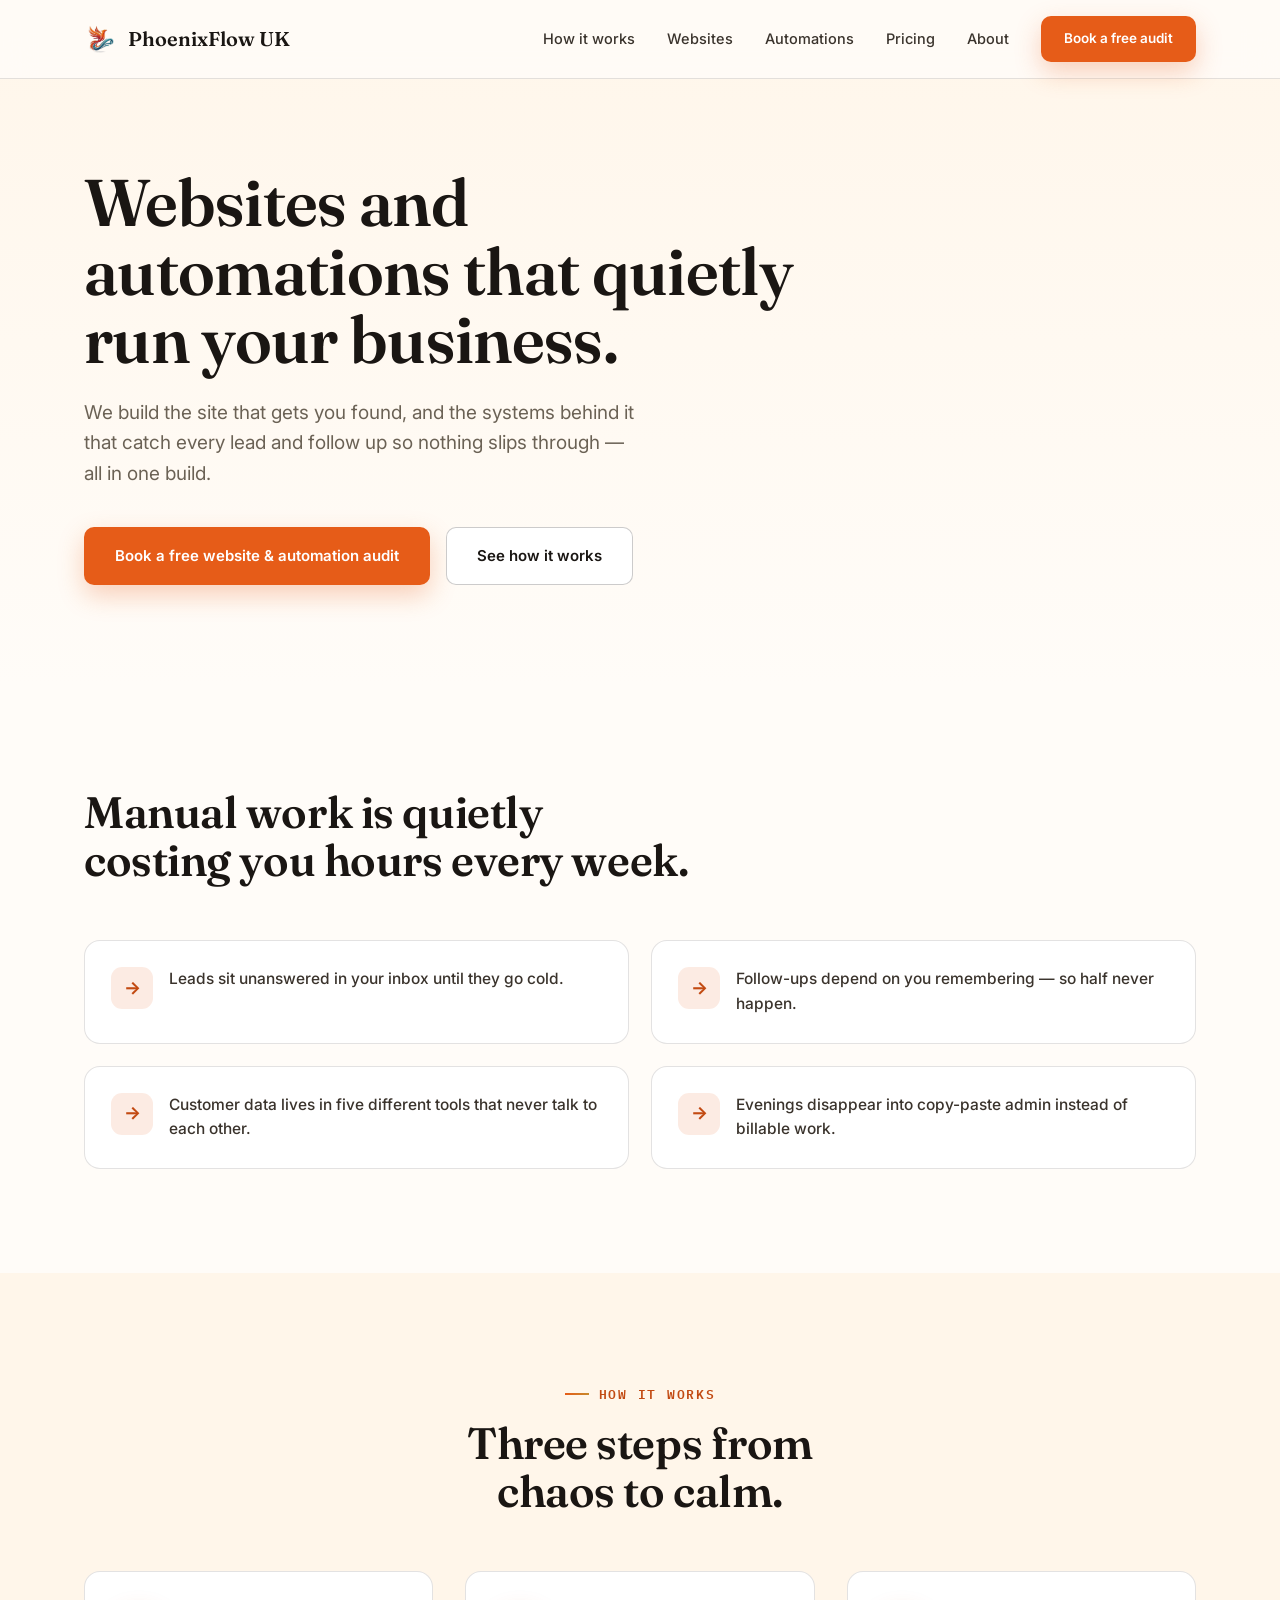
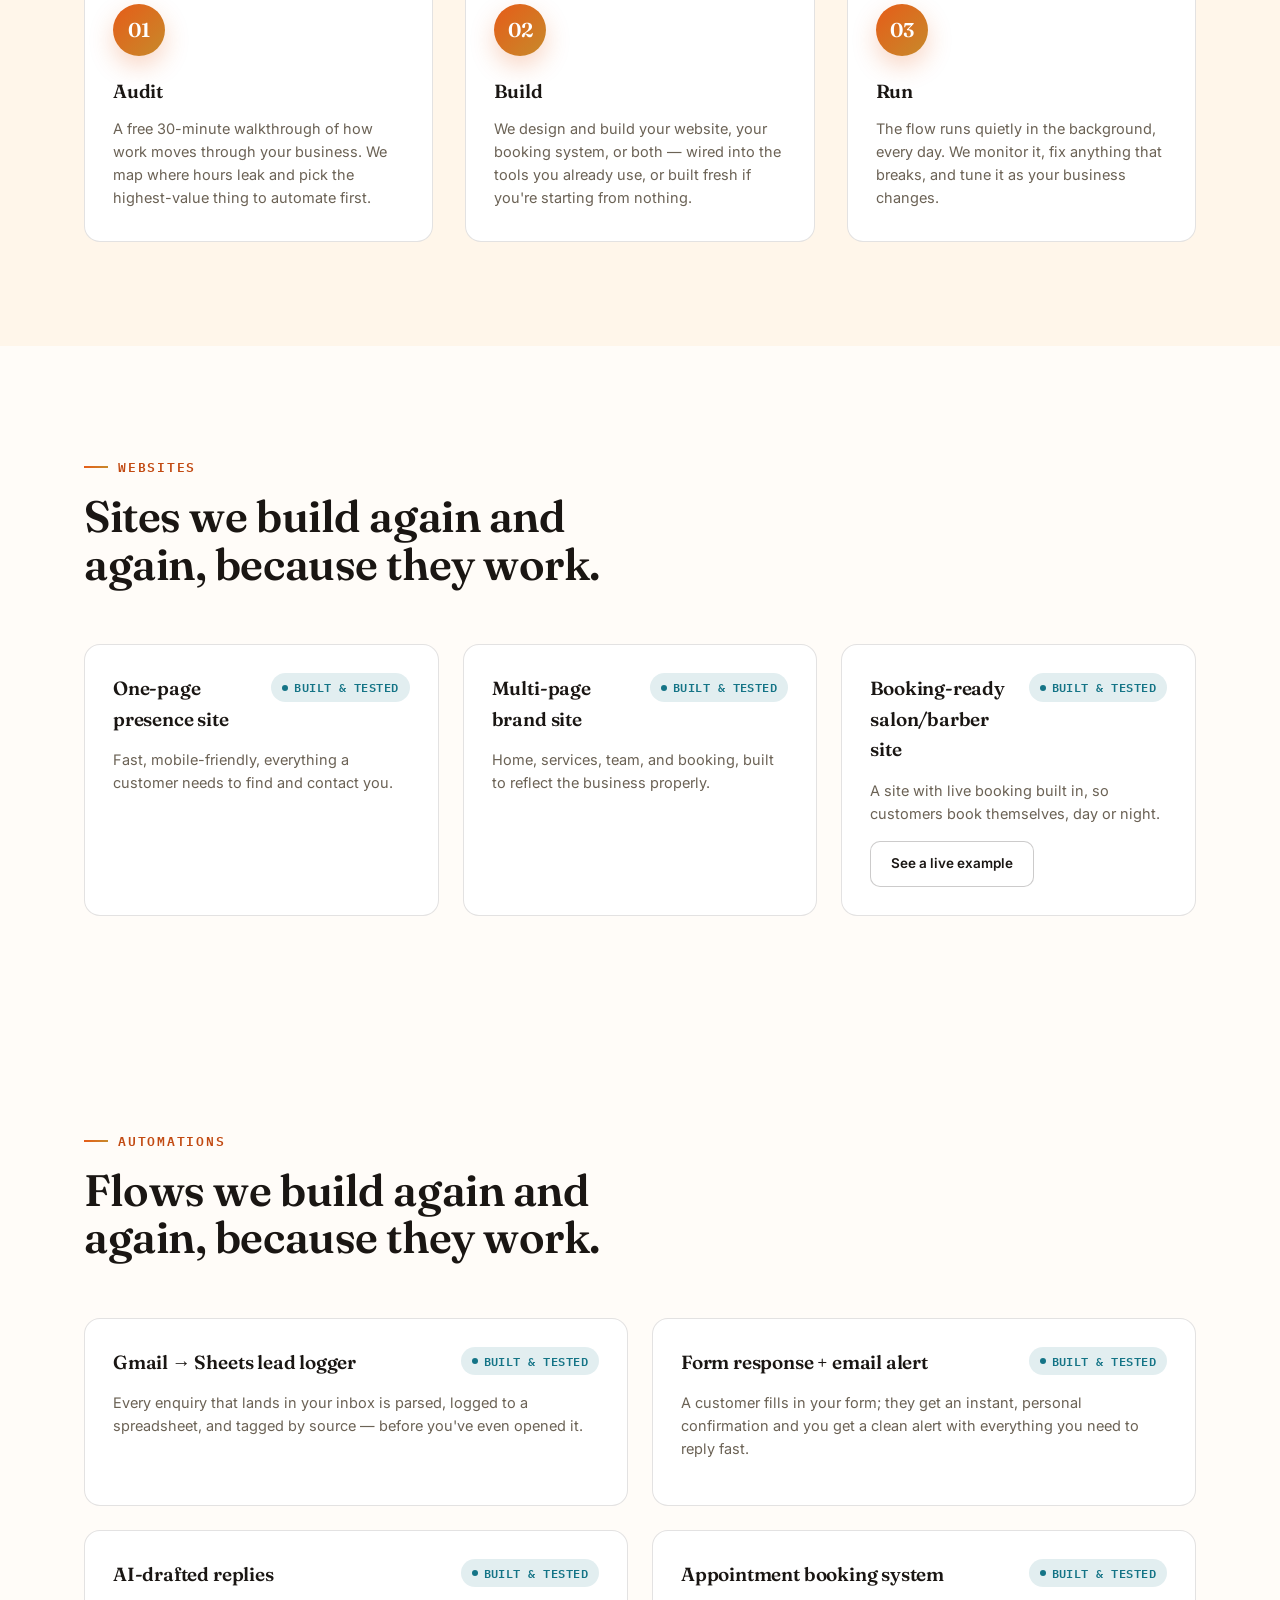
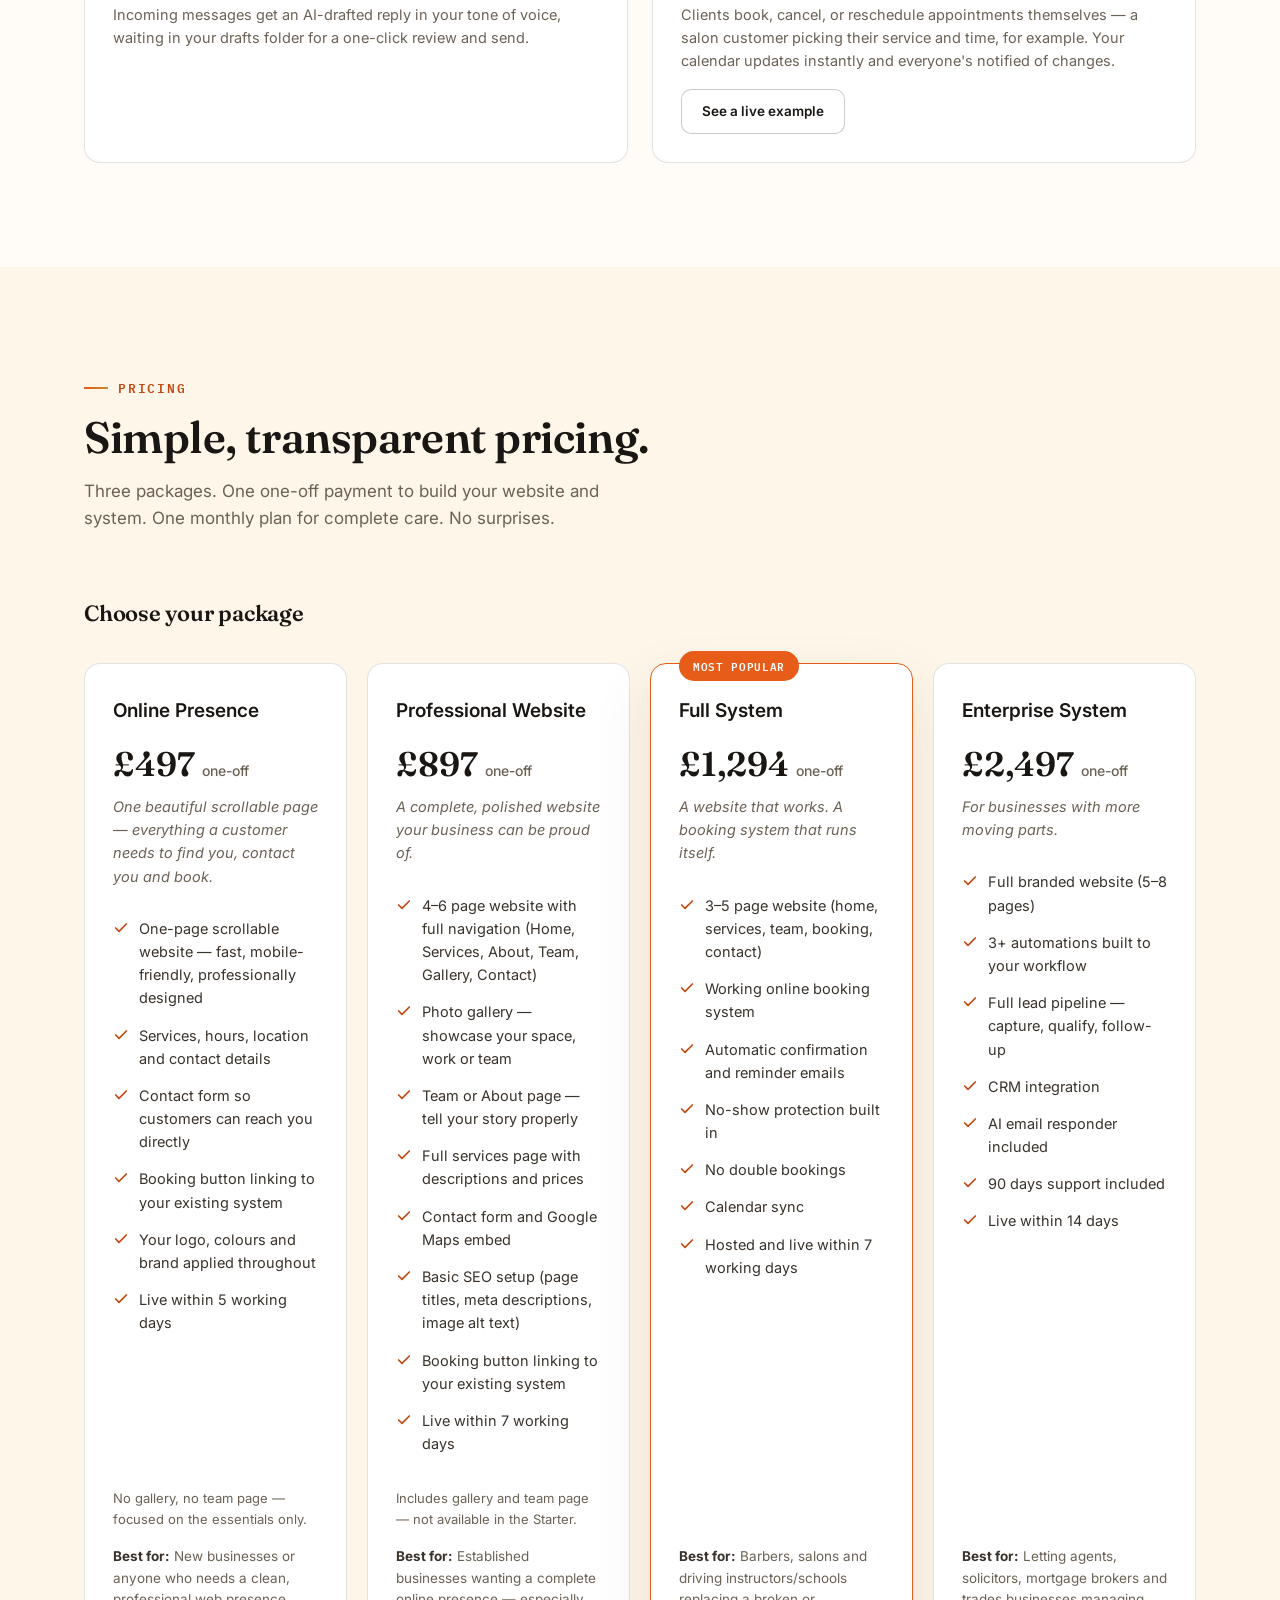
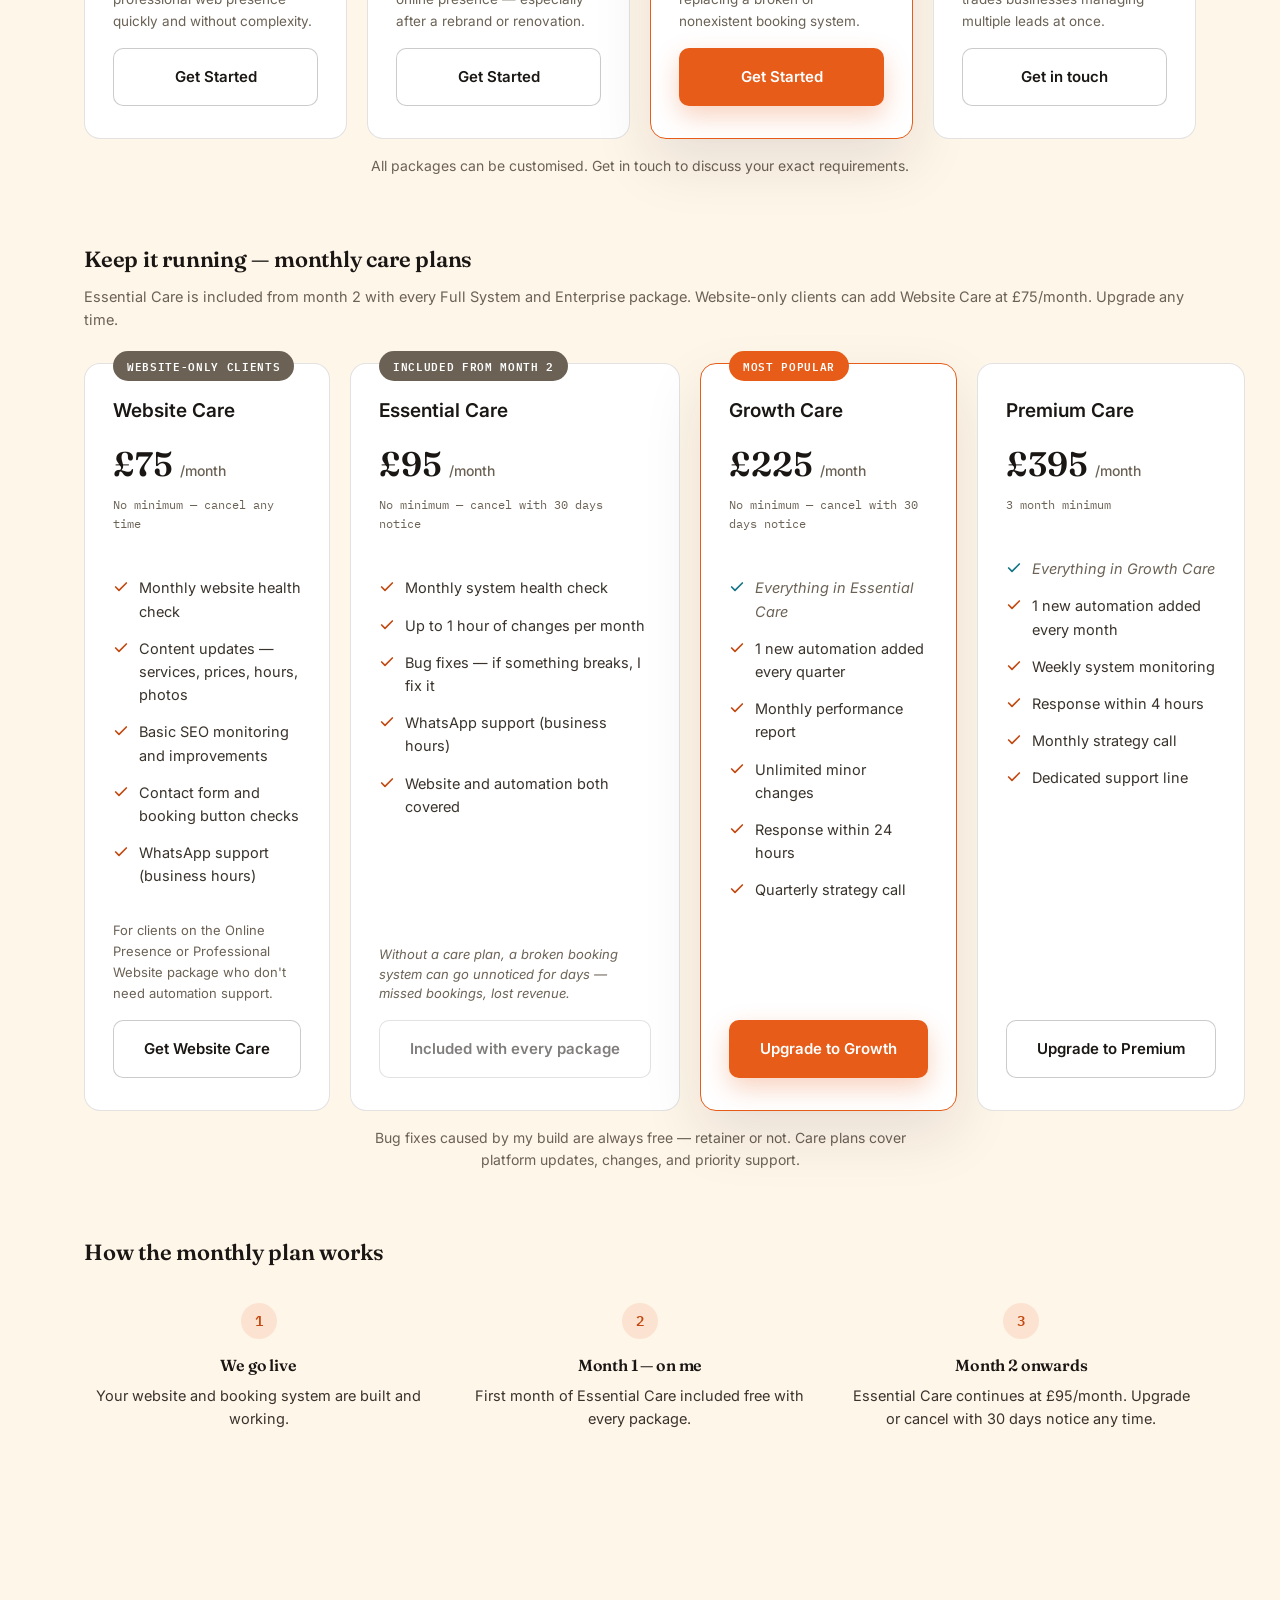
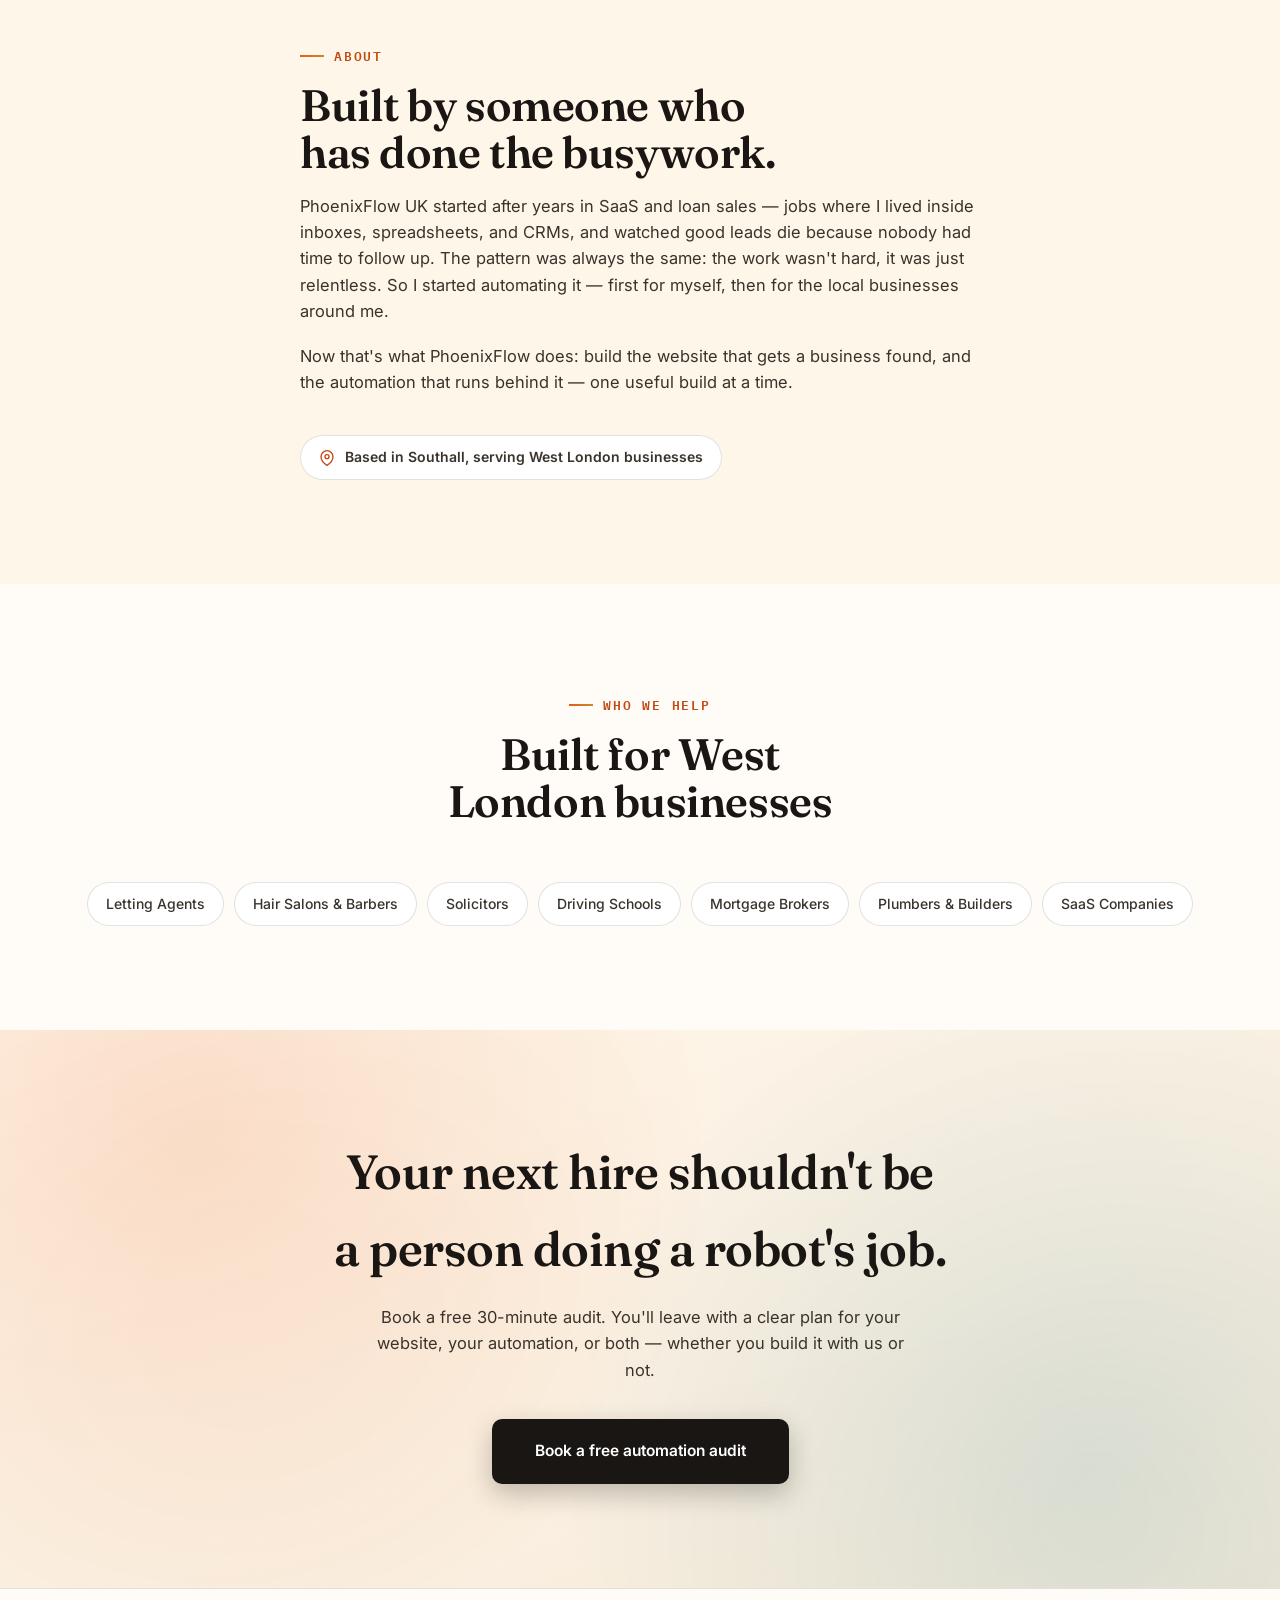
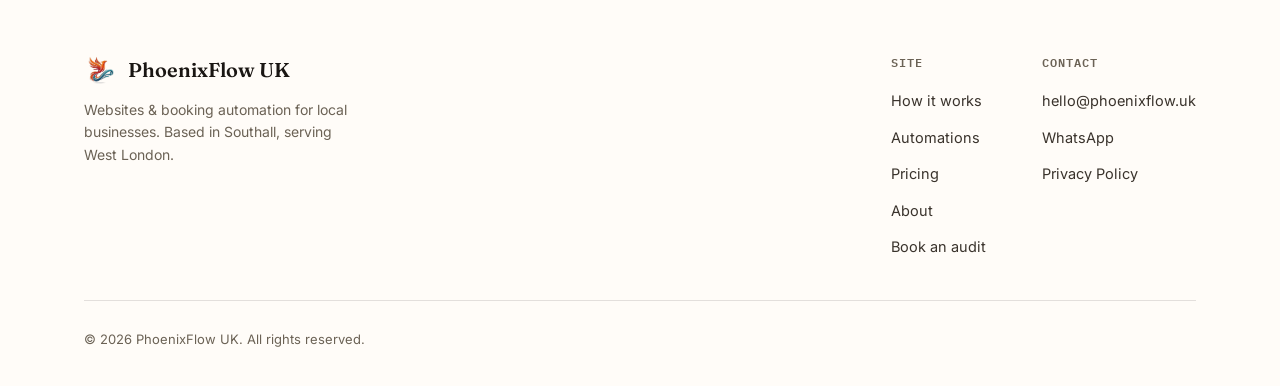
<file: index.html>
<!DOCTYPE html>
<html lang="en">
<head>
<meta charset="UTF-8">
<meta name="viewport" content="width=device-width, initial-scale=1.0">
<title>PhoenixFlow UK — AI Automation & Websites for Local Business | West London</title>
<meta name="description" content="PhoenixFlow UK builds AI-powered booking automations and websites for local businesses across West London. Packages from £497. Based in Southall.">
<link rel="canonical" href="https://phoenixflow.uk/">

<meta property="og:type" content="website">
<meta property="og:title" content="PhoenixFlow UK — AI Automation & Websites for Local Business">
<meta property="og:description" content="Booking automations and websites for West London local businesses. From £497.">
<meta property="og:url" content="https://phoenixflow.uk">
<meta property="og:site_name" content="PhoenixFlow UK">

<meta name="twitter:card" content="summary_large_image">
<meta name="twitter:title" content="PhoenixFlow UK — AI Automation & Websites for Local Business">
<meta name="twitter:description" content="Booking automations and websites for West London local businesses. From £497.">

<link rel="icon" type="image/png" href="/assets/favicon.png">
<link rel="apple-touch-icon" href="/assets/favicon.png">
<meta name="theme-color" content="#FFFCF8">

<link rel="preconnect" href="https://fonts.googleapis.com">
<link rel="preconnect" href="https://fonts.gstatic.com" crossorigin>
<link href="https://fonts.googleapis.com/css2?family=Fraunces:opsz,wght@9..144,500;9..144,600;9..144,700&family=Inter:wght@400;500;600;700&family=IBM+Plex+Mono:wght@500;600&display=swap" rel="stylesheet">

<link rel="stylesheet" href="css/styles.css">
</head>
<body>

<header>
  <nav>
    <a href="#top" class="logo"><img src="/assets/logo-icon.png" alt="PhoenixFlow UK" class="logo-img">PhoenixFlow UK</a>
    <ul class="nav-links" id="navLinks">
      <li><a href="#how-it-works">How it works</a></li>
      <li><a href="#websites">Websites</a></li>
      <li><a href="#automations">Automations</a></li>
      <li><a href="#pricing">Pricing</a></li>
      <li><a href="#about">About</a></li>
      <li><a href="https://calendly.com/phoenixflow" target="_blank" rel="noopener" class="btn btn-primary">Book a free audit</a></li>
    </ul>
    <button class="menu-toggle" id="menuToggle" aria-label="Toggle menu" aria-expanded="false">
      <span></span><span></span><span></span>
    </button>
  </nav>
</header>

<main id="top">

  <!-- HERO -->
  <section class="hero">
    <div class="container">
      <div class="hero-inner">
        <h1>Websites and automations that quietly run your business.</h1>
        <p>We build the site that gets you found, and the systems behind it that catch every lead and follow up so nothing slips through — all in one build.</p>
        <div class="hero-actions">
          <a href="https://calendly.com/phoenixflow" target="_blank" rel="noopener" class="btn btn-primary">Book a free website & automation audit</a>
          <a href="#how-it-works" class="btn btn-outline">See how it works</a>
        </div>
      </div>
    </div>
  </section>

  <!-- THE PROBLEM -->
  <section id="problem" class="problem">
    <div class="container">
      <div class="section-head reveal">
        <h2 class="section-title">Manual work is quietly costing you hours every week.</h2>
      </div>

      <div class="problem-grid">
        <div class="problem-item reveal">
          <div class="problem-icon">→</div>
          <p>Leads sit unanswered in your inbox until they go cold.</p>
        </div>
        <div class="problem-item reveal">
          <div class="problem-icon">→</div>
          <p>Follow-ups depend on you remembering — so half never happen.</p>
        </div>
        <div class="problem-item reveal">
          <div class="problem-icon">→</div>
          <p>Customer data lives in five different tools that never talk to each other.</p>
        </div>
        <div class="problem-item reveal">
          <div class="problem-icon">→</div>
          <p>Evenings disappear into copy-paste admin instead of billable work.</p>
        </div>
      </div>
    </div>
  </section>

  <!-- HOW IT WORKS -->
  <section id="how-it-works" class="how">
    <div class="container">
      <div class="section-head center reveal">
        <span class="eyebrow">How it works</span>
        <h2 class="section-title">Three steps from chaos to calm.</h2>
      </div>

      <div class="steps">
        <div class="step reveal">
          <div class="step-num">01</div>
          <h3>Audit</h3>
          <p>A free 30-minute walkthrough of how work moves through your business. We map where hours leak and pick the highest-value thing to automate first.</p>
        </div>
        <div class="step reveal">
          <div class="step-num">02</div>
          <h3>Build</h3>
          <p>We design and build your website, your booking system, or both — wired into the tools you already use, or built fresh if you're starting from nothing.</p>
        </div>
        <div class="step reveal">
          <div class="step-num">03</div>
          <h3>Run</h3>
          <p>The flow runs quietly in the background, every day. We monitor it, fix anything that breaks, and tune it as your business changes.</p>
        </div>
      </div>
    </div>
  </section>

  <!-- WEBSITES -->
  <section id="websites" class="automations">
    <div class="container">
      <div class="section-head reveal">
        <span class="eyebrow">Websites</span>
        <h2 class="section-title">Sites we build again and again, because they work.</h2>
      </div>

      <div class="auto-grid cols-3">
        <div class="auto-card reveal">
          <div class="auto-card-top">
            <h3>One-page presence site</h3>
            <span class="badge badge-built"><span class="dot"></span>Built &amp; tested</span>
          </div>
          <p>Fast, mobile-friendly, everything a customer needs to find and contact you.</p>
        </div>

        <div class="auto-card reveal">
          <div class="auto-card-top">
            <h3>Multi-page brand site</h3>
            <span class="badge badge-built"><span class="dot"></span>Built &amp; tested</span>
          </div>
          <p>Home, services, team, and booking, built to reflect the business properly.</p>
        </div>

        <div class="auto-card reveal">
          <div class="auto-card-top">
            <h3>Booking-ready salon/barber site</h3>
            <span class="badge badge-built"><span class="dot"></span>Built &amp; tested</span>
          </div>
          <p>A site with live booking built in, so customers book themselves, day or night.</p>
          <a href="salon-demo/index.html" target="_blank" rel="noopener" class="btn btn-outline btn-sm">See a live example</a>
        </div>
      </div>
    </div>
  </section>

  <!-- AUTOMATIONS -->
  <section id="automations" class="automations">
    <div class="container">
      <div class="section-head reveal">
        <span class="eyebrow">Automations</span>
        <h2 class="section-title">Flows we build again and again, because they work.</h2>
      </div>

      <div class="auto-grid">
        <div class="auto-card reveal">
          <div class="auto-card-top">
            <h3>Gmail → Sheets lead logger</h3>
            <span class="badge badge-built"><span class="dot"></span>Built &amp; tested</span>
          </div>
          <p>Every enquiry that lands in your inbox is parsed, logged to a spreadsheet, and tagged by source — before you've even opened it.</p>
        </div>

        <div class="auto-card reveal">
          <div class="auto-card-top">
            <h3>Form response + email alert</h3>
            <span class="badge badge-built"><span class="dot"></span>Built &amp; tested</span>
          </div>
          <p>A customer fills in your form; they get an instant, personal confirmation and you get a clean alert with everything you need to reply fast.</p>
        </div>

        <div class="auto-card reveal">
          <div class="auto-card-top">
            <h3>AI-drafted replies</h3>
            <span class="badge badge-built"><span class="dot"></span>Built &amp; tested</span>
          </div>
          <p>Incoming messages get an AI-drafted reply in your tone of voice, waiting in your drafts folder for a one-click review and send.</p>
        </div>

        <div class="auto-card reveal">
          <div class="auto-card-top">
            <h3>Appointment booking system</h3>
            <span class="badge badge-built"><span class="dot"></span>Built &amp; tested</span>
          </div>
          <p>Clients book, cancel, or reschedule appointments themselves — a salon customer picking their service and time, for example. Your calendar updates instantly and everyone's notified of changes.</p>
          <a href="salon-demo/index.html" target="_blank" rel="noopener" class="btn btn-outline btn-sm">See a live example</a>
        </div>
      </div>
    </div>
  </section>

  <!-- PRICING -->
  <section id="pricing" class="pricing">
    <div class="container">
      <div class="section-head reveal">
        <span class="eyebrow">Pricing</span>
        <h2 class="section-title">Simple, transparent pricing.</h2>
        <p class="section-sub">Three packages. One one-off payment to build your website and system. One monthly plan for complete care. No surprises.</p>
      </div>

      <div class="pricing-sub-head reveal">
        <h3>Choose your package</h3>
      </div>

      <div class="tier-grid cols-4">
        <div class="tier-card reveal">
          <div class="tier-name">Online Presence</div>
          <div class="tier-price">£497 <span>one-off</span></div>
          <p class="tier-subline">One beautiful scrollable page — everything a customer needs to find you, contact you and book.</p>
          <ul class="tier-features">
            <li><svg width="16" height="16" viewBox="0 0 24 24" fill="none" stroke="currentColor" stroke-width="2.5" stroke-linecap="round" stroke-linejoin="round"><polyline points="20 6 9 17 4 12"></polyline></svg>One-page scrollable website — fast, mobile-friendly, professionally designed</li>
            <li><svg width="16" height="16" viewBox="0 0 24 24" fill="none" stroke="currentColor" stroke-width="2.5" stroke-linecap="round" stroke-linejoin="round"><polyline points="20 6 9 17 4 12"></polyline></svg>Services, hours, location and contact details</li>
            <li><svg width="16" height="16" viewBox="0 0 24 24" fill="none" stroke="currentColor" stroke-width="2.5" stroke-linecap="round" stroke-linejoin="round"><polyline points="20 6 9 17 4 12"></polyline></svg>Contact form so customers can reach you directly</li>
            <li><svg width="16" height="16" viewBox="0 0 24 24" fill="none" stroke="currentColor" stroke-width="2.5" stroke-linecap="round" stroke-linejoin="round"><polyline points="20 6 9 17 4 12"></polyline></svg>Booking button linking to your existing system</li>
            <li><svg width="16" height="16" viewBox="0 0 24 24" fill="none" stroke="currentColor" stroke-width="2.5" stroke-linecap="round" stroke-linejoin="round"><polyline points="20 6 9 17 4 12"></polyline></svg>Your logo, colours and brand applied throughout</li>
            <li><svg width="16" height="16" viewBox="0 0 24 24" fill="none" stroke="currentColor" stroke-width="2.5" stroke-linecap="round" stroke-linejoin="round"><polyline points="20 6 9 17 4 12"></polyline></svg>Live within 5 working days</li>
          </ul>
          <p class="tier-care-note">No gallery, no team page — focused on the essentials only.</p>
          <p class="tier-best-for"><strong>Best for:</strong> New businesses or anyone who needs a clean, professional web presence quickly and without complexity.</p>
          <a href="https://calendly.com/phoenixflow" target="_blank" rel="noopener" class="btn btn-outline btn-block">Get Started</a>
        </div>

        <div class="tier-card reveal">
          <div class="tier-name">Professional Website</div>
          <div class="tier-price">£897 <span>one-off</span></div>
          <p class="tier-subline">A complete, polished website your business can be proud of.</p>
          <ul class="tier-features">
            <li><svg width="16" height="16" viewBox="0 0 24 24" fill="none" stroke="currentColor" stroke-width="2.5" stroke-linecap="round" stroke-linejoin="round"><polyline points="20 6 9 17 4 12"></polyline></svg>4–6 page website with full navigation (Home, Services, About, Team, Gallery, Contact)</li>
            <li><svg width="16" height="16" viewBox="0 0 24 24" fill="none" stroke="currentColor" stroke-width="2.5" stroke-linecap="round" stroke-linejoin="round"><polyline points="20 6 9 17 4 12"></polyline></svg>Photo gallery — showcase your space, work or team</li>
            <li><svg width="16" height="16" viewBox="0 0 24 24" fill="none" stroke="currentColor" stroke-width="2.5" stroke-linecap="round" stroke-linejoin="round"><polyline points="20 6 9 17 4 12"></polyline></svg>Team or About page — tell your story properly</li>
            <li><svg width="16" height="16" viewBox="0 0 24 24" fill="none" stroke="currentColor" stroke-width="2.5" stroke-linecap="round" stroke-linejoin="round"><polyline points="20 6 9 17 4 12"></polyline></svg>Full services page with descriptions and prices</li>
            <li><svg width="16" height="16" viewBox="0 0 24 24" fill="none" stroke="currentColor" stroke-width="2.5" stroke-linecap="round" stroke-linejoin="round"><polyline points="20 6 9 17 4 12"></polyline></svg>Contact form and Google Maps embed</li>
            <li><svg width="16" height="16" viewBox="0 0 24 24" fill="none" stroke="currentColor" stroke-width="2.5" stroke-linecap="round" stroke-linejoin="round"><polyline points="20 6 9 17 4 12"></polyline></svg>Basic SEO setup (page titles, meta descriptions, image alt text)</li>
            <li><svg width="16" height="16" viewBox="0 0 24 24" fill="none" stroke="currentColor" stroke-width="2.5" stroke-linecap="round" stroke-linejoin="round"><polyline points="20 6 9 17 4 12"></polyline></svg>Booking button linking to your existing system</li>
            <li><svg width="16" height="16" viewBox="0 0 24 24" fill="none" stroke="currentColor" stroke-width="2.5" stroke-linecap="round" stroke-linejoin="round"><polyline points="20 6 9 17 4 12"></polyline></svg>Live within 7 working days</li>
          </ul>
          <p class="tier-care-note">Includes gallery and team page — not available in the Starter.</p>
          <p class="tier-best-for"><strong>Best for:</strong> Established businesses wanting a complete online presence — especially after a rebrand or renovation.</p>
          <a href="https://calendly.com/phoenixflow" target="_blank" rel="noopener" class="btn btn-outline btn-block">Get Started</a>
        </div>

        <div class="tier-card featured reveal">
          <span class="tier-badge">Most Popular</span>
          <div class="tier-name">Full System</div>
          <div class="tier-price">£1,294 <span>one-off</span></div>
          <p class="tier-subline">A website that works. A booking system that runs itself.</p>
          <ul class="tier-features">
            <li><svg width="16" height="16" viewBox="0 0 24 24" fill="none" stroke="currentColor" stroke-width="2.5" stroke-linecap="round" stroke-linejoin="round"><polyline points="20 6 9 17 4 12"></polyline></svg>3–5 page website (home, services, team, booking, contact)</li>
            <li><svg width="16" height="16" viewBox="0 0 24 24" fill="none" stroke="currentColor" stroke-width="2.5" stroke-linecap="round" stroke-linejoin="round"><polyline points="20 6 9 17 4 12"></polyline></svg>Working online booking system</li>
            <li><svg width="16" height="16" viewBox="0 0 24 24" fill="none" stroke="currentColor" stroke-width="2.5" stroke-linecap="round" stroke-linejoin="round"><polyline points="20 6 9 17 4 12"></polyline></svg>Automatic confirmation and reminder emails</li>
            <li><svg width="16" height="16" viewBox="0 0 24 24" fill="none" stroke="currentColor" stroke-width="2.5" stroke-linecap="round" stroke-linejoin="round"><polyline points="20 6 9 17 4 12"></polyline></svg>No-show protection built in</li>
            <li><svg width="16" height="16" viewBox="0 0 24 24" fill="none" stroke="currentColor" stroke-width="2.5" stroke-linecap="round" stroke-linejoin="round"><polyline points="20 6 9 17 4 12"></polyline></svg>No double bookings</li>
            <li><svg width="16" height="16" viewBox="0 0 24 24" fill="none" stroke="currentColor" stroke-width="2.5" stroke-linecap="round" stroke-linejoin="round"><polyline points="20 6 9 17 4 12"></polyline></svg>Calendar sync</li>
            <li><svg width="16" height="16" viewBox="0 0 24 24" fill="none" stroke="currentColor" stroke-width="2.5" stroke-linecap="round" stroke-linejoin="round"><polyline points="20 6 9 17 4 12"></polyline></svg>Hosted and live within 7 working days</li>
          </ul>
          <p class="tier-best-for"><strong>Best for:</strong> Barbers, salons and driving instructors/schools replacing a broken or nonexistent booking system.</p>
          <a href="https://calendly.com/phoenixflow" target="_blank" rel="noopener" class="btn btn-primary btn-block">Get Started</a>
        </div>

        <div class="tier-card reveal">
          <div class="tier-name">Enterprise System</div>
          <div class="tier-price">£2,497 <span>one-off</span></div>
          <p class="tier-subline">For businesses with more moving parts.</p>
          <ul class="tier-features">
            <li><svg width="16" height="16" viewBox="0 0 24 24" fill="none" stroke="currentColor" stroke-width="2.5" stroke-linecap="round" stroke-linejoin="round"><polyline points="20 6 9 17 4 12"></polyline></svg>Full branded website (5–8 pages)</li>
            <li><svg width="16" height="16" viewBox="0 0 24 24" fill="none" stroke="currentColor" stroke-width="2.5" stroke-linecap="round" stroke-linejoin="round"><polyline points="20 6 9 17 4 12"></polyline></svg>3+ automations built to your workflow</li>
            <li><svg width="16" height="16" viewBox="0 0 24 24" fill="none" stroke="currentColor" stroke-width="2.5" stroke-linecap="round" stroke-linejoin="round"><polyline points="20 6 9 17 4 12"></polyline></svg>Full lead pipeline — capture, qualify, follow-up</li>
            <li><svg width="16" height="16" viewBox="0 0 24 24" fill="none" stroke="currentColor" stroke-width="2.5" stroke-linecap="round" stroke-linejoin="round"><polyline points="20 6 9 17 4 12"></polyline></svg>CRM integration</li>
            <li><svg width="16" height="16" viewBox="0 0 24 24" fill="none" stroke="currentColor" stroke-width="2.5" stroke-linecap="round" stroke-linejoin="round"><polyline points="20 6 9 17 4 12"></polyline></svg>AI email responder included</li>
            <li><svg width="16" height="16" viewBox="0 0 24 24" fill="none" stroke="currentColor" stroke-width="2.5" stroke-linecap="round" stroke-linejoin="round"><polyline points="20 6 9 17 4 12"></polyline></svg>90 days support included</li>
            <li><svg width="16" height="16" viewBox="0 0 24 24" fill="none" stroke="currentColor" stroke-width="2.5" stroke-linecap="round" stroke-linejoin="round"><polyline points="20 6 9 17 4 12"></polyline></svg>Live within 14 days</li>
          </ul>
          <p class="tier-best-for"><strong>Best for:</strong> Letting agents, solicitors, mortgage brokers and trades businesses managing multiple leads at once.</p>
          <a href="mailto:hello@phoenixflow.uk" class="btn btn-outline btn-block">Get in touch</a>
        </div>
      </div>

      <p class="pricing-footnote">All packages can be customised. Get in touch to discuss your exact requirements.</p>

      <div class="pricing-sub-head reveal">
        <h3>Keep it running — monthly care plans</h3>
        <p>Essential Care is included from month 2 with every Full System and Enterprise package. Website-only clients can add Website Care at £75/month. Upgrade any time.</p>
      </div>

      <div class="tier-grid cols-4">
        <div class="tier-card reveal">
          <span class="tier-badge muted">Website-only clients</span>
          <div class="tier-name">Website Care</div>
          <div class="tier-price">£75 <span>/month</span></div>
          <div class="tier-minimum">No minimum — cancel any time</div>
          <ul class="tier-features">
            <li><svg width="16" height="16" viewBox="0 0 24 24" fill="none" stroke="currentColor" stroke-width="2.5" stroke-linecap="round" stroke-linejoin="round"><polyline points="20 6 9 17 4 12"></polyline></svg>Monthly website health check</li>
            <li><svg width="16" height="16" viewBox="0 0 24 24" fill="none" stroke="currentColor" stroke-width="2.5" stroke-linecap="round" stroke-linejoin="round"><polyline points="20 6 9 17 4 12"></polyline></svg>Content updates — services, prices, hours, photos</li>
            <li><svg width="16" height="16" viewBox="0 0 24 24" fill="none" stroke="currentColor" stroke-width="2.5" stroke-linecap="round" stroke-linejoin="round"><polyline points="20 6 9 17 4 12"></polyline></svg>Basic SEO monitoring and improvements</li>
            <li><svg width="16" height="16" viewBox="0 0 24 24" fill="none" stroke="currentColor" stroke-width="2.5" stroke-linecap="round" stroke-linejoin="round"><polyline points="20 6 9 17 4 12"></polyline></svg>Contact form and booking button checks</li>
            <li><svg width="16" height="16" viewBox="0 0 24 24" fill="none" stroke="currentColor" stroke-width="2.5" stroke-linecap="round" stroke-linejoin="round"><polyline points="20 6 9 17 4 12"></polyline></svg>WhatsApp support (business hours)</li>
          </ul>
          <p class="tier-care-note">For clients on the Online Presence or Professional Website package who don't need automation support.</p>
          <a href="https://calendly.com/phoenixflow" target="_blank" rel="noopener" class="btn btn-outline btn-block">Get Website Care</a>
        </div>

        <div class="tier-card reveal">
          <span class="tier-badge muted">Included from month 2</span>
          <div class="tier-name">Essential Care</div>
          <div class="tier-price">£95 <span>/month</span></div>
          <div class="tier-minimum">No minimum — cancel with 30 days notice</div>
          <ul class="tier-features">
            <li><svg width="16" height="16" viewBox="0 0 24 24" fill="none" stroke="currentColor" stroke-width="2.5" stroke-linecap="round" stroke-linejoin="round"><polyline points="20 6 9 17 4 12"></polyline></svg>Monthly system health check</li>
            <li><svg width="16" height="16" viewBox="0 0 24 24" fill="none" stroke="currentColor" stroke-width="2.5" stroke-linecap="round" stroke-linejoin="round"><polyline points="20 6 9 17 4 12"></polyline></svg>Up to 1 hour of changes per month</li>
            <li><svg width="16" height="16" viewBox="0 0 24 24" fill="none" stroke="currentColor" stroke-width="2.5" stroke-linecap="round" stroke-linejoin="round"><polyline points="20 6 9 17 4 12"></polyline></svg>Bug fixes — if something breaks, I fix it</li>
            <li><svg width="16" height="16" viewBox="0 0 24 24" fill="none" stroke="currentColor" stroke-width="2.5" stroke-linecap="round" stroke-linejoin="round"><polyline points="20 6 9 17 4 12"></polyline></svg>WhatsApp support (business hours)</li>
            <li><svg width="16" height="16" viewBox="0 0 24 24" fill="none" stroke="currentColor" stroke-width="2.5" stroke-linecap="round" stroke-linejoin="round"><polyline points="20 6 9 17 4 12"></polyline></svg>Website and automation both covered</li>
          </ul>
          <p class="tier-warning">Without a care plan, a broken booking system can go unnoticed for days — missed bookings, lost revenue.</p>
          <button type="button" class="btn btn-outline btn-block" disabled>Included with every package</button>
        </div>

        <div class="tier-card featured reveal">
          <span class="tier-badge">Most Popular</span>
          <div class="tier-name">Growth Care</div>
          <div class="tier-price">£225 <span>/month</span></div>
          <div class="tier-minimum">No minimum — cancel with 30 days notice</div>
          <ul class="tier-features">
            <li class="included"><svg width="16" height="16" viewBox="0 0 24 24" fill="none" stroke="currentColor" stroke-width="2.5" stroke-linecap="round" stroke-linejoin="round"><polyline points="20 6 9 17 4 12"></polyline></svg>Everything in Essential Care</li>
            <li><svg width="16" height="16" viewBox="0 0 24 24" fill="none" stroke="currentColor" stroke-width="2.5" stroke-linecap="round" stroke-linejoin="round"><polyline points="20 6 9 17 4 12"></polyline></svg>1 new automation added every quarter</li>
            <li><svg width="16" height="16" viewBox="0 0 24 24" fill="none" stroke="currentColor" stroke-width="2.5" stroke-linecap="round" stroke-linejoin="round"><polyline points="20 6 9 17 4 12"></polyline></svg>Monthly performance report</li>
            <li><svg width="16" height="16" viewBox="0 0 24 24" fill="none" stroke="currentColor" stroke-width="2.5" stroke-linecap="round" stroke-linejoin="round"><polyline points="20 6 9 17 4 12"></polyline></svg>Unlimited minor changes</li>
            <li><svg width="16" height="16" viewBox="0 0 24 24" fill="none" stroke="currentColor" stroke-width="2.5" stroke-linecap="round" stroke-linejoin="round"><polyline points="20 6 9 17 4 12"></polyline></svg>Response within 24 hours</li>
            <li><svg width="16" height="16" viewBox="0 0 24 24" fill="none" stroke="currentColor" stroke-width="2.5" stroke-linecap="round" stroke-linejoin="round"><polyline points="20 6 9 17 4 12"></polyline></svg>Quarterly strategy call</li>
          </ul>
          <a href="https://calendly.com/phoenixflow" target="_blank" rel="noopener" class="btn btn-primary btn-block">Upgrade to Growth</a>
        </div>

        <div class="tier-card reveal">
          <div class="tier-name">Premium Care</div>
          <div class="tier-price">£395 <span>/month</span></div>
          <div class="tier-minimum">3 month minimum</div>
          <ul class="tier-features">
            <li class="included"><svg width="16" height="16" viewBox="0 0 24 24" fill="none" stroke="currentColor" stroke-width="2.5" stroke-linecap="round" stroke-linejoin="round"><polyline points="20 6 9 17 4 12"></polyline></svg>Everything in Growth Care</li>
            <li><svg width="16" height="16" viewBox="0 0 24 24" fill="none" stroke="currentColor" stroke-width="2.5" stroke-linecap="round" stroke-linejoin="round"><polyline points="20 6 9 17 4 12"></polyline></svg>1 new automation added every month</li>
            <li><svg width="16" height="16" viewBox="0 0 24 24" fill="none" stroke="currentColor" stroke-width="2.5" stroke-linecap="round" stroke-linejoin="round"><polyline points="20 6 9 17 4 12"></polyline></svg>Weekly system monitoring</li>
            <li><svg width="16" height="16" viewBox="0 0 24 24" fill="none" stroke="currentColor" stroke-width="2.5" stroke-linecap="round" stroke-linejoin="round"><polyline points="20 6 9 17 4 12"></polyline></svg>Response within 4 hours</li>
            <li><svg width="16" height="16" viewBox="0 0 24 24" fill="none" stroke="currentColor" stroke-width="2.5" stroke-linecap="round" stroke-linejoin="round"><polyline points="20 6 9 17 4 12"></polyline></svg>Monthly strategy call</li>
            <li><svg width="16" height="16" viewBox="0 0 24 24" fill="none" stroke="currentColor" stroke-width="2.5" stroke-linecap="round" stroke-linejoin="round"><polyline points="20 6 9 17 4 12"></polyline></svg>Dedicated support line</li>
          </ul>
          <a href="https://calendly.com/phoenixflow" target="_blank" rel="noopener" class="btn btn-outline btn-block">Upgrade to Premium</a>
        </div>
      </div>

      <p class="pricing-footnote">Bug fixes caused by my build are always free — retainer or not. Care plans cover platform updates, changes, and priority support.</p>

      <div class="pricing-sub-head reveal">
        <h3>How the monthly plan works</h3>
      </div>

      <div class="pricing-steps">
        <div class="pricing-step reveal">
          <span class="pricing-step-num">1</span>
          <h4>We go live</h4>
          <p>Your website and booking system are built and working.</p>
        </div>
        <div class="pricing-step reveal">
          <span class="pricing-step-num">2</span>
          <h4>Month 1 — on me</h4>
          <p>First month of Essential Care included free with every package.</p>
        </div>
        <div class="pricing-step reveal">
          <span class="pricing-step-num">3</span>
          <h4>Month 2 onwards</h4>
          <p>Essential Care continues at £95/month. Upgrade or cancel with 30 days notice any time.</p>
        </div>
      </div>
    </div>
  </section>

  <!-- ABOUT -->
  <section id="about" class="about">
    <div class="container">
      <div class="about-copy about-single reveal">
        <span class="eyebrow">About</span>
        <h2 class="section-title">Built by someone who has done the busywork.</h2>
        <p>PhoenixFlow UK started after years in SaaS and loan sales — jobs where I lived inside inboxes, spreadsheets, and CRMs, and watched good leads die because nobody had time to follow up. The pattern was always the same: the work wasn't hard, it was just relentless. So I started automating it — first for myself, then for the local businesses around me.</p>
        <p>Now that's what PhoenixFlow does: build the website that gets a business found, and the automation that runs behind it — one useful build at a time.</p>
        <div class="about-location">
          <svg width="16" height="16" viewBox="0 0 24 24" fill="none" stroke="currentColor" stroke-width="2" stroke-linecap="round" stroke-linejoin="round"><path d="M21 10c0 7-9 13-9 13s-9-6-9-13a9 9 0 0 1 18 0z"></path><circle cx="12" cy="10" r="3"></circle></svg>
          Based in Southall, serving West London businesses
        </div>
      </div>
    </div>
  </section>

  <!-- INDUSTRIES -->
  <section id="industries" class="industries">
    <div class="container">
      <div class="section-head center reveal">
        <span class="eyebrow">Who we help</span>
        <h2 class="section-title">Built for West London businesses</h2>
      </div>
      <div class="tag-list tag-list-center reveal">
        <span class="tag">Letting Agents</span>
        <span class="tag">Hair Salons &amp; Barbers</span>
        <span class="tag">Solicitors</span>
        <span class="tag">Driving Schools</span>
        <span class="tag">Mortgage Brokers</span>
        <span class="tag">Plumbers &amp; Builders</span>
        <span class="tag">SaaS Companies</span>
      </div>
    </div>
  </section>

  <!-- FINAL CTA -->
  <section class="cta-section">
    <div class="container reveal">
      <h2>Your next hire shouldn't be a person doing a robot's job.</h2>
      <p>Book a free 30-minute audit. You'll leave with a clear plan for your website, your automation, or both — whether you build it with us or not.</p>
      <a href="https://calendly.com/phoenixflow" target="_blank" rel="noopener" class="btn btn-dark">Book a free automation audit</a>
    </div>
  </section>

</main>

<footer id="contact">
  <div class="container">
    <div class="footer-top">
      <div class="footer-brand">
        <a href="#top" class="logo"><img src="/assets/logo-icon.png" alt="PhoenixFlow UK" class="logo-img">PhoenixFlow UK</a>
        <p>Websites &amp; booking automation for local businesses. Based in Southall, serving West London.</p>
      </div>

      <div class="footer-cols">
        <div class="footer-col">
          <h4>Site</h4>
          <ul>
            <li><a href="#how-it-works">How it works</a></li>
            <li><a href="#automations">Automations</a></li>
            <li><a href="#pricing">Pricing</a></li>
            <li><a href="#about">About</a></li>
            <li><a href="https://calendly.com/phoenixflow" target="_blank" rel="noopener">Book an audit</a></li>
          </ul>
        </div>
        <div class="footer-col">
          <h4>Contact</h4>
          <ul>
            <li><a href="mailto:hello@phoenixflow.uk">hello@phoenixflow.uk</a></li>
            <li><a href="https://wa.me/447356282557" target="_blank" rel="noopener">WhatsApp</a></li>
            <li><a href="privacy.html">Privacy Policy</a></li>
          </ul>
        </div>
      </div>
    </div>

    <div class="footer-bottom">
      <p>&copy; <span id="year"></span> PhoenixFlow UK. All rights reserved.</p>
    </div>
  </div>
</footer>

<script src="js/main.js"></script>
</body>
</html>
</file>
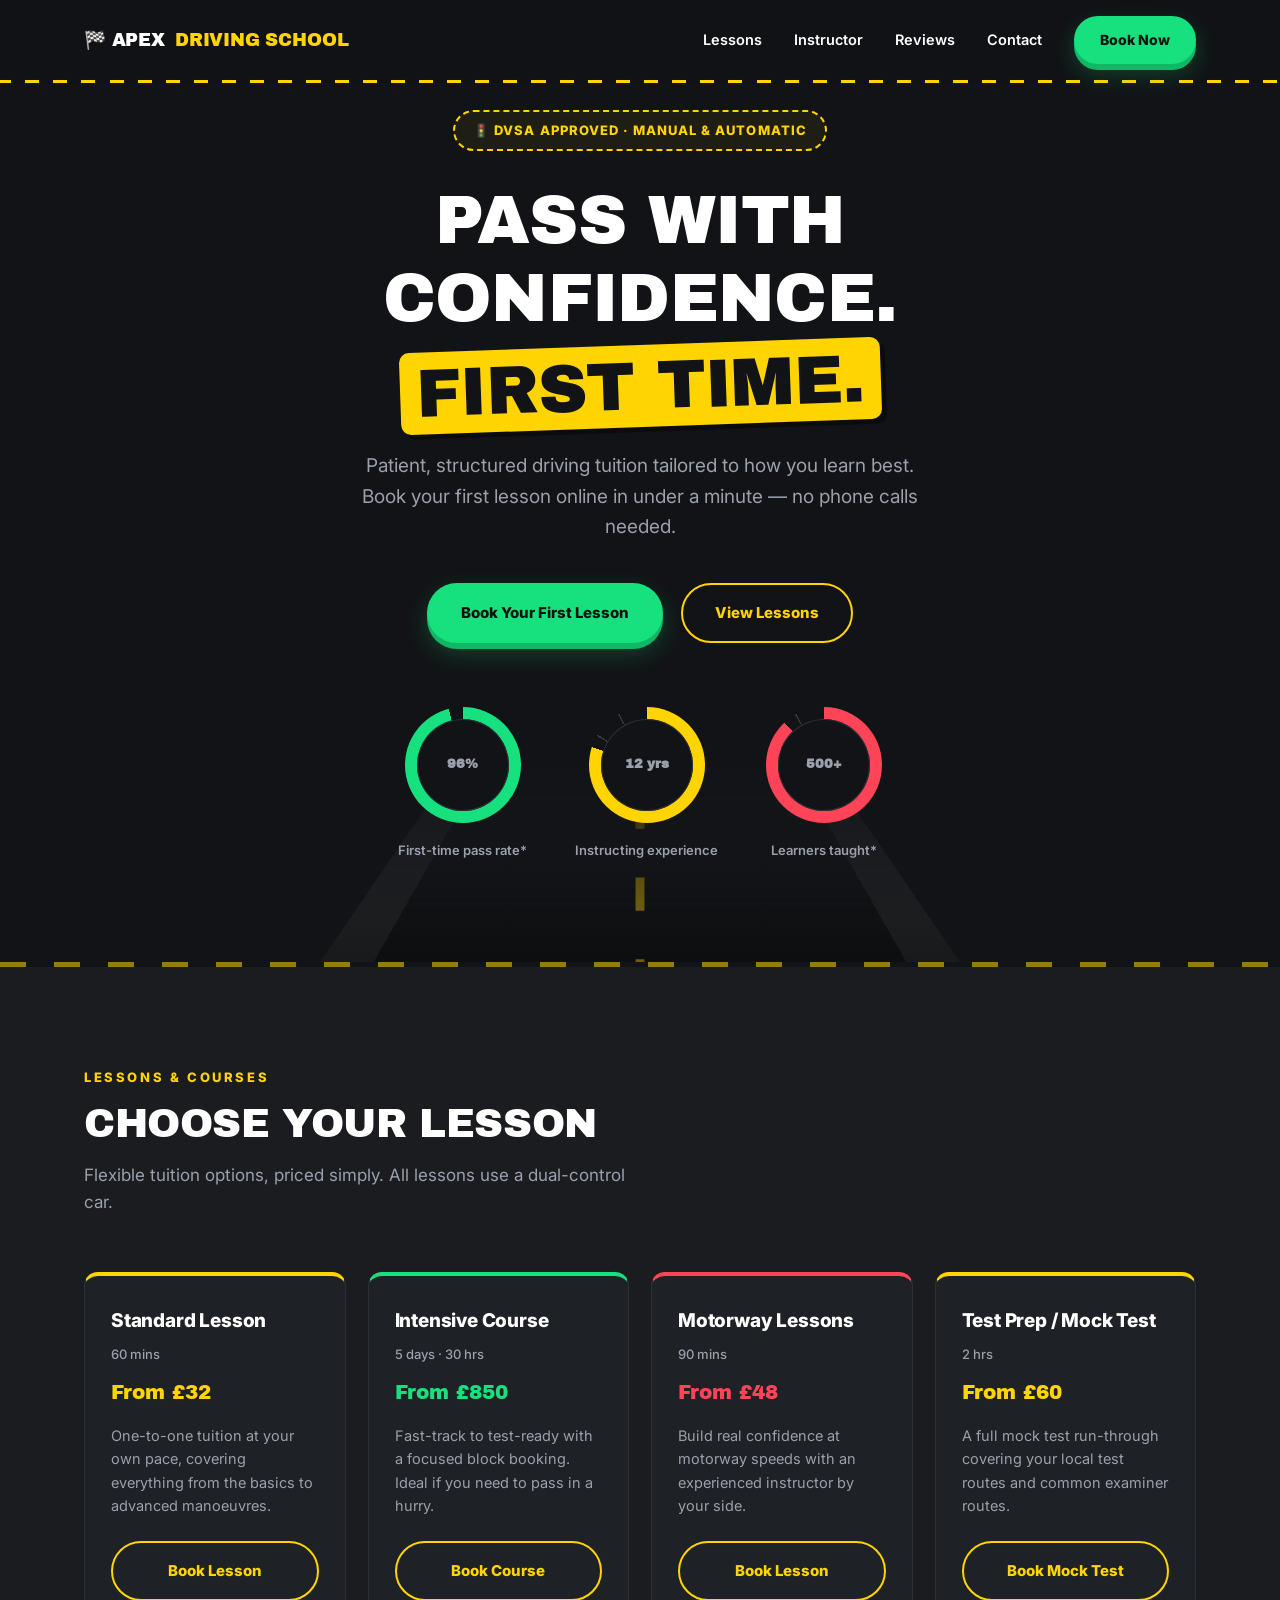
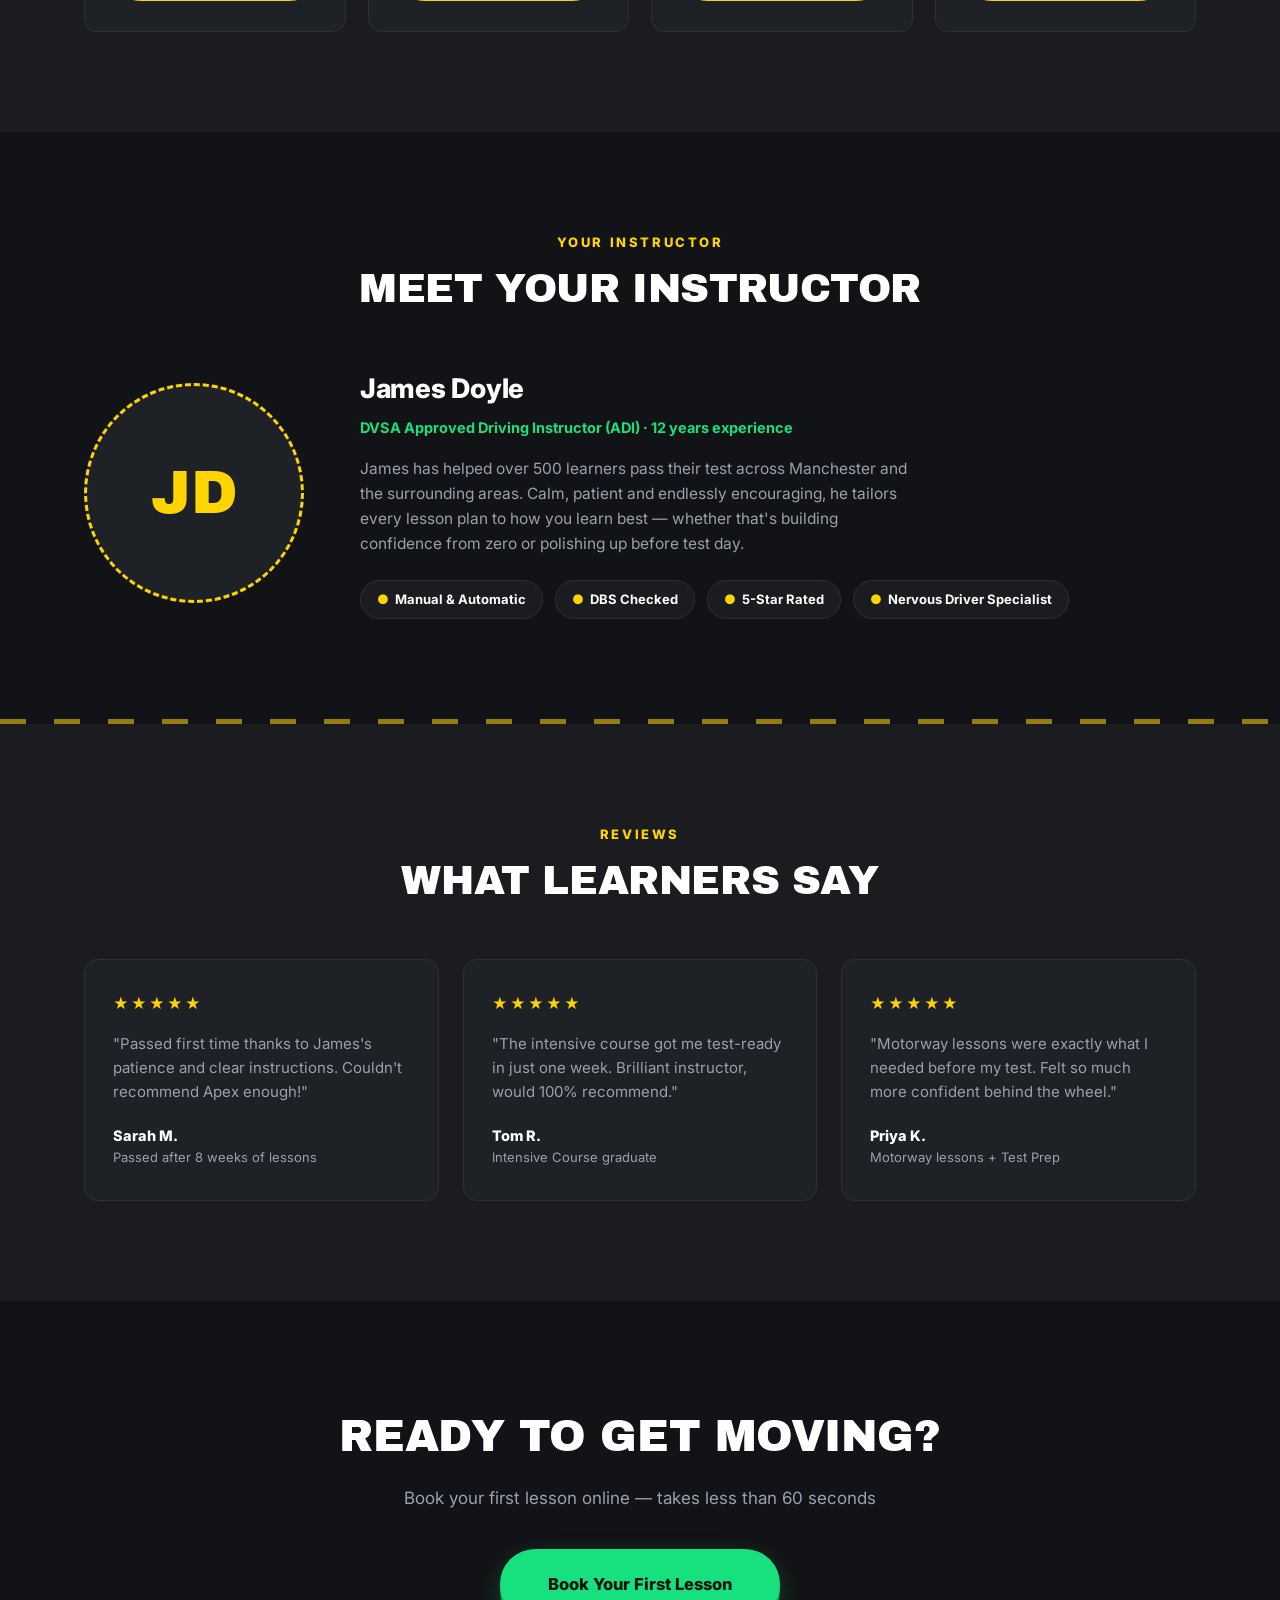
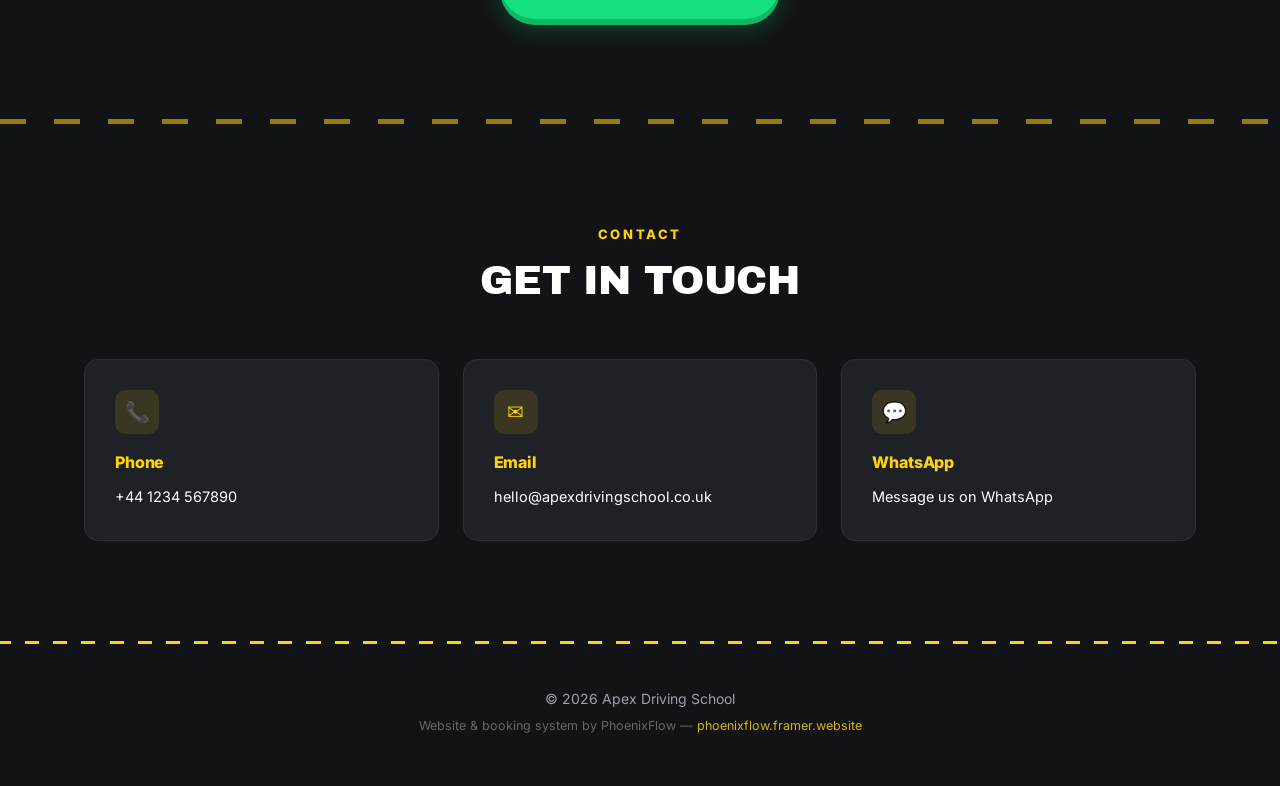
<file: driving-school-demo/index.html>
<!DOCTYPE html>
<html lang="en">
<head>
<meta charset="UTF-8">
<meta name="viewport" content="width=device-width, initial-scale=1.0">
<title>Apex Driving School — Pass with Confidence, First Time</title>
<meta name="description" content="Apex Driving School — DVSA-approved instruction, manual &amp; automatic. Book your first lesson online in under a minute.">
<link rel="preconnect" href="https://fonts.googleapis.com">
<link rel="preconnect" href="https://fonts.gstatic.com" crossorigin>
<link href="https://fonts.googleapis.com/css2?family=Archivo+Black&family=Inter:wght@400;500;600;700;800&display=swap" rel="stylesheet">
<style>
  :root{
    --bg:#121316;
    --bg-alt:#1a1c20;
    --card:#1e2126;
    --border:#2d3038;
    --yellow:#FFD400;
    --yellow-dim:#d9b400;
    --green:#17E07E;
    --green-dim:#0fb864;
    --red:#FF4457;
    --white:#ffffff;
    --muted:#9aa1ad;
  }

  *{margin:0;padding:0;box-sizing:border-box;}

  html{scroll-behavior:smooth;}

  body{
    background:var(--bg);
    color:var(--white);
    font-family:'Inter',-apple-system,BlinkMacSystemFont,sans-serif;
    line-height:1.6;
    overflow-x:hidden;
  }

  a{text-decoration:none;color:inherit;}
  ul{list-style:none;}
  img{max-width:100%;display:block;}

  .container{
    width:100%;
    max-width:1160px;
    margin:0 auto;
    padding:0 24px;
  }

  section{padding:100px 0;position:relative;}

  h1,h2{
    font-family:'Archivo Black',sans-serif;
    font-weight:400;
    letter-spacing:-0.01em;
    text-transform:uppercase;
  }
  h3{font-weight:800;letter-spacing:-0.01em;}

  .eyebrow{
    color:var(--yellow);
    font-size:13px;
    font-weight:800;
    letter-spacing:0.2em;
    text-transform:uppercase;
    margin-bottom:14px;
    display:block;
  }

  .section-title{
    font-size:clamp(28px,4vw,40px);
    margin-bottom:16px;
    line-height:1.1;
  }

  .section-sub{
    color:var(--muted);
    font-size:17px;
    max-width:560px;
  }

  .center{text-align:center;margin-left:auto;margin-right:auto;}

  /* Road-marking divider */
  .road-divider{
    height:5px;
    width:100%;
    background-image:repeating-linear-gradient(90deg, var(--yellow) 0 26px, transparent 26px 54px);
    opacity:0.55;
  }

  /* Buttons */
  .btn{
    display:inline-flex;
    align-items:center;
    justify-content:center;
    gap:8px;
    padding:16px 32px;
    border-radius:999px;
    font-weight:800;
    font-size:15px;
    cursor:pointer;
    border:2px solid transparent;
    transition:transform .2s cubic-bezier(.34,1.56,.64,1), box-shadow .25s ease, background .25s ease, color .25s ease, border-color .25s ease;
    white-space:nowrap;
  }
  .btn:active{transform:translateY(1px) scale(0.98);}

  .btn-green{
    background:var(--green);
    color:#08150e;
    box-shadow:0 6px 0 var(--green-dim), 0 10px 24px rgba(23,224,126,0.25);
  }
  .btn-green:hover{
    transform:translateY(-3px);
    box-shadow:0 9px 0 var(--green-dim), 0 16px 30px rgba(23,224,126,0.35);
  }
  .btn-green:active{
    transform:translateY(2px);
    box-shadow:0 3px 0 var(--green-dim), 0 6px 16px rgba(23,224,126,0.3);
  }

  .btn-outline{
    background:transparent;
    color:var(--yellow);
    border:2px solid var(--yellow);
  }
  .btn-outline:hover{
    background:rgba(255,212,0,0.1);
    transform:translateY(-3px);
  }

  .btn-block{width:100%;}

  /* Nav */
  header{
    position:fixed;
    top:0;left:0;right:0;
    z-index:1000;
    backdrop-filter:blur(14px);
    background:rgba(18,19,22,0.82);
    border-bottom:3px solid transparent;
    border-image:repeating-linear-gradient(90deg, var(--yellow) 0 14px, transparent 14px 28px) 3;
  }

  nav{
    display:flex;
    align-items:center;
    justify-content:space-between;
    padding:16px 24px;
    max-width:1160px;
    margin:0 auto;
  }

  .logo{
    font-family:'Archivo Black',sans-serif;
    font-size:18px;
    color:var(--white);
    letter-spacing:-0.01em;
    display:flex;
    align-items:center;
    gap:10px;
    text-transform:uppercase;
  }
  .logo span{color:var(--yellow);}

  .nav-links{
    display:flex;
    gap:32px;
    align-items:center;
  }

  .nav-links a:not(.btn){
    font-size:14.5px;
    font-weight:600;
    color:var(--white);
    position:relative;
    transition:color .2s ease;
  }
  .nav-links a:not(.btn):hover{color:var(--yellow);}
  .nav-links a:not(.btn)::after{
    content:'';
    position:absolute;
    left:0;bottom:-4px;
    width:0;height:2px;
    background:var(--yellow);
    transition:width .25s ease;
  }
  .nav-links a:not(.btn):hover::after{width:100%;}

  .nav-links .btn{padding:11px 24px;font-size:14px;}

  .menu-toggle{
    display:none;
    flex-direction:column;
    gap:5px;
    background:none;
    border:none;
    cursor:pointer;
    padding:6px;
  }
  .menu-toggle span{
    width:24px;height:3px;background:var(--yellow);border-radius:2px;
    transition:all .25s ease;
  }

  /* Hero */
  .hero{
    min-height:100vh;
    display:flex;
    align-items:center;
    justify-content:center;
    text-align:center;
    position:relative;
    padding-top:110px;
    overflow:hidden;
  }

  .hero-road{
    position:absolute;
    left:0; right:0; bottom:0;
    width:100%;
    height:32%;
    z-index:0;
    mask-image:linear-gradient(to top, black 15%, transparent 70%);
    -webkit-mask-image:linear-gradient(to top, black 15%, transparent 70%);
  }

  .hero-inner{position:relative;z-index:1;max-width:780px;padding:0 24px;}

  .hero-badge{
    display:inline-flex;
    align-items:center;
    gap:8px;
    padding:8px 18px;
    border:2px dashed var(--yellow);
    border-radius:999px;
    color:var(--yellow);
    font-size:13px;
    font-weight:800;
    letter-spacing:0.08em;
    text-transform:uppercase;
    margin-bottom:30px;
    background:rgba(255,212,0,0.06);
  }

  .hero h1{
    font-size:clamp(36px,6.6vw,68px);
    line-height:1.15;
    margin-bottom:24px;
  }
  .hero h1 .highlight{
    display:inline-block;
    background:var(--yellow);
    color:#121316;
    padding:2px 16px;
    border-radius:10px;
    transform:rotate(-2deg);
    box-shadow:5px 5px 0 rgba(0,0,0,0.4);
    margin-top:8px;
  }

  .hero p{
    color:var(--muted);
    font-size:clamp(16px,2vw,19px);
    max-width:580px;
    margin:0 auto 40px;
  }

  .hero-actions{
    display:flex;
    gap:18px;
    justify-content:center;
    flex-wrap:wrap;
  }

  .hero-stats{
    display:flex;
    gap:48px;
    justify-content:center;
    margin-top:64px;
    flex-wrap:wrap;
  }
  .hero-stat{text-align:center;}

  .stat-dial{
    width:116px;
    height:116px;
    border-radius:50%;
    display:flex;
    align-items:center;
    justify-content:center;
    position:relative;
    margin:0 auto 14px;
    background:
      conic-gradient(var(--dial-color, var(--yellow)) calc(var(--pct) * 1%), transparent 0),
      repeating-conic-gradient(rgba(255,255,255,0.16) 0 1.5deg, transparent 1.5deg 30deg);
  }
  .stat-dial::before{
    content:'';
    position:absolute;
    inset:12px;
    background:var(--bg);
    border-radius:50%;
    box-shadow:inset 0 0 0 1px var(--border);
  }
  .stat-dial-value{
    position:relative;
    font-family:'Archivo Black',sans-serif;
    font-size:21px;
    color:var(--white);
    z-index:1;
  }
  .hero-stat span{font-size:13px;color:var(--muted);font-weight:600;}

  /* Services */
  .services{background:var(--bg-alt);}

  .grid-4{
    display:grid;
    grid-template-columns:repeat(4,1fr);
    gap:22px;
    margin-top:56px;
  }

  .card{
    background:var(--card);
    border:1px solid var(--border);
    border-top:4px solid var(--accent, var(--yellow));
    border-radius:14px;
    padding:30px 26px;
    transition:transform .3s cubic-bezier(.34,1.56,.64,1), border-color .3s ease, box-shadow .3s ease;
    display:flex;
    flex-direction:column;
  }
  .card:hover{
    transform:translateY(-10px) scale(1.02);
    box-shadow:0 20px 40px rgba(0,0,0,0.45), 0 0 0 1px var(--accent, var(--yellow));
  }

  .card-top{margin-bottom:16px;}

  .card h3{font-size:19px;margin-bottom:4px;color:var(--white);}
  .card-duration{color:var(--muted);font-size:13px;font-weight:500;}

  .card-price{
    color:var(--accent, var(--yellow));
    font-family:'Archivo Black',sans-serif;
    font-size:20px;
    display:block;
    margin-top:10px;
  }

  .card p{color:var(--muted);font-size:14.5px;margin-bottom:24px;flex-grow:1;}

  /* Instructor */
  .instructor-wrap{
    display:flex;
    align-items:center;
    gap:56px;
    margin-top:56px;
  }

  .instructor-photo{
    flex-shrink:0;
    width:220px;
    height:220px;
    border-radius:50%;
    background:var(--card);
    border:3px dashed var(--yellow);
    display:flex;
    align-items:center;
    justify-content:center;
    font-family:'Archivo Black',sans-serif;
    font-size:60px;
    color:var(--yellow);
  }

  .instructor-info h3{font-size:27px;margin-bottom:6px;color:var(--white);}
  .instructor-role{color:var(--green);font-size:14.5px;font-weight:700;margin-bottom:18px;display:block;}
  .instructor-info p{color:var(--muted);font-size:15.5px;margin-bottom:24px;max-width:560px;}

  .badge-row{display:flex;gap:12px;flex-wrap:wrap;}
  .badge{
    display:inline-flex;
    align-items:center;
    gap:6px;
    padding:8px 16px;
    border-radius:999px;
    border:1px solid var(--border);
    background:var(--bg-alt);
    font-size:13px;
    font-weight:700;
    color:var(--white);
  }
  .badge .dot{color:var(--yellow);}

  /* Testimonials */
  .testimonials{background:var(--bg-alt);}

  .grid-3{
    display:grid;
    grid-template-columns:repeat(3,1fr);
    gap:24px;
    margin-top:56px;
  }

  .testimonial-card{
    background:var(--card);
    border:1px solid var(--border);
    border-radius:14px;
    padding:32px 28px;
    transition:transform .3s cubic-bezier(.34,1.56,.64,1), border-color .3s ease;
  }
  .testimonial-card:hover{
    transform:translateY(-8px);
    border-color:var(--yellow);
  }
  .stars{color:var(--yellow);font-size:15px;margin-bottom:16px;letter-spacing:2px;}
  .testimonial-card p{color:var(--muted);font-size:15px;margin-bottom:20px;}
  .testimonial-name{font-weight:800;font-size:14.5px;color:var(--white);}
  .testimonial-meta{color:var(--muted);font-size:13px;}

  /* Booking CTA */
  .cta-section{
    text-align:center;
  }
  .cta-section h2{font-size:clamp(30px,4.5vw,44px);margin-bottom:14px;}
  .cta-section p{color:var(--muted);font-size:17px;margin-bottom:36px;}
  .cta-section .btn{padding:20px 46px;font-size:16.5px;}

  @keyframes pulse-glow{
    0%,100%{box-shadow:0 6px 0 var(--green-dim), 0 10px 24px rgba(23,224,126,0.25);}
    50%{box-shadow:0 6px 0 var(--green-dim), 0 14px 40px rgba(23,224,126,0.55);}
  }
  .cta-section .btn-green{animation:pulse-glow 2.4s ease-in-out infinite;}

  /* Contact */
  .contact-grid{
    display:grid;
    grid-template-columns:repeat(3,1fr);
    gap:24px;
    margin-top:56px;
  }

  .contact-card{
    background:var(--card);
    border:1px solid var(--border);
    border-radius:14px;
    padding:30px;
    transition:border-color .3s ease, transform .3s cubic-bezier(.34,1.56,.64,1);
  }
  .contact-card:hover{
    border-color:var(--yellow);
    transform:translateY(-6px);
  }

  .contact-icon{
    flex-shrink:0;
    width:44px;height:44px;
    border-radius:10px;
    background:rgba(255,212,0,0.12);
    color:var(--yellow);
    display:flex;
    align-items:center;
    justify-content:center;
    font-size:20px;
    margin-bottom:16px;
  }
  .contact-card h3{font-size:16px;margin-bottom:10px;color:var(--yellow);}
  .contact-card p{color:var(--muted);font-size:14.5px;line-height:1.7;}
  .contact-card a{color:var(--white);transition:color .2s ease;}
  .contact-card a:hover{color:var(--yellow);}

  /* Footer */
  footer{
    padding:44px 0;
    border-top:3px solid transparent;
    border-image:repeating-linear-gradient(90deg, var(--yellow) 0 14px, transparent 14px 28px) 3;
    text-align:center;
  }
  footer p{color:var(--muted);font-size:14px;margin-bottom:6px;}
  footer .credit{font-size:12.5px;color:#666;}
  footer .credit a{color:var(--yellow-dim);transition:color .2s ease;}
  footer .credit a:hover{color:var(--yellow);}

  /* Scroll reveal */
  .reveal{
    opacity:0;
    transform:translateY(28px);
    transition:opacity .7s ease, transform .7s ease;
  }
  .reveal.visible{
    opacity:1;
    transform:translateY(0);
  }

  /* Responsive */
  @media (max-width:1000px){
    .grid-4{grid-template-columns:repeat(2,1fr);}
  }

  @media (max-width:900px){
    .grid-3{grid-template-columns:1fr;}
    .contact-grid{grid-template-columns:1fr;}
    .instructor-wrap{flex-direction:column;text-align:center;gap:32px;}
    .instructor-info p{margin-left:auto;margin-right:auto;}
    .badge-row{justify-content:center;}
  }

  @media (max-width:768px){
    section{padding:76px 0;}
    .nav-links{
      position:fixed;
      top:64px;left:0;right:0;
      flex-direction:column;
      align-items:flex-start;
      gap:0;
      background:rgba(18,19,22,0.98);
      border-bottom:1px solid var(--border);
      max-height:0;
      overflow:hidden;
      transition:max-height .3s ease;
    }
    .nav-links.open{max-height:420px;}
    .nav-links a:not(.btn){
      padding:16px 24px;
      width:100%;
      border-bottom:1px solid var(--border);
    }
    .nav-links .btn{margin:20px 24px;}
    .menu-toggle{display:flex;}
    .grid-4{grid-template-columns:1fr;}
    .hero-actions{flex-direction:column;width:100%;}
    .hero-actions .btn{width:100%;}
    .hero-stats{gap:28px;}
    .instructor-photo{width:180px;height:180px;font-size:48px;}
  }
</style>
</head>
<body>

<header>
  <nav>
    <a href="#top" class="logo">🏁 Apex <span>Driving School</span></a>
    <ul class="nav-links" id="navLinks">
      <li><a href="#services">Lessons</a></li>
      <li><a href="#instructor">Instructor</a></li>
      <li><a href="#testimonials">Reviews</a></li>
      <li><a href="#contact">Contact</a></li>
      <li><a href="https://cal.com/apex-driving-demo" target="_blank" rel="noopener" class="btn btn-green">Book Now</a></li>
    </ul>
    <button class="menu-toggle" id="menuToggle" aria-label="Toggle menu">
      <span></span><span></span><span></span>
    </button>
  </nav>
</header>

<main id="top">

  <!-- HERO -->
  <section class="hero">
    <svg class="hero-road" viewBox="0 0 1000 600" preserveAspectRatio="xMidYMax slice" aria-hidden="true">
      <defs>
        <linearGradient id="roadGrad" x1="0" y1="0" x2="0" y2="1">
          <stop offset="0%" stop-color="#2a2d33"/>
          <stop offset="100%" stop-color="#0d0e10"/>
        </linearGradient>
        <radialGradient id="roadGlow" cx="50%" cy="34%" r="55%">
          <stop offset="0%" stop-color="rgba(255,212,0,0.32)"/>
          <stop offset="100%" stop-color="rgba(255,212,0,0)"/>
        </radialGradient>
      </defs>
      <ellipse cx="500" cy="235" rx="430" ry="260" fill="url(#roadGlow)"/>
      <polygon points="500,235 250,600 750,600" fill="url(#roadGrad)"/>
      <polygon points="500,235 250,600 292,600" fill="rgba(255,255,255,0.05)"/>
      <polygon points="500,235 708,600 750,600" fill="rgba(255,255,255,0.05)"/>
      <line x1="500" y1="470" x2="500" y2="600" stroke="#FFD400" stroke-width="7" stroke-opacity="0.4" stroke-dasharray="26 38"/>
    </svg>
    <div class="hero-inner">
      <span class="hero-badge">🚦 DVSA Approved · Manual &amp; Automatic</span>
      <h1>Pass with confidence.<br><span class="highlight">First time.</span></h1>
      <p>Patient, structured driving tuition tailored to how you learn best. Book your first lesson online in under a minute — no phone calls needed.</p>
      <div class="hero-actions reveal visible">
        <a href="https://cal.com/apex-driving-demo" target="_blank" rel="noopener" class="btn btn-green">Book Your First Lesson</a>
        <a href="#services" class="btn btn-outline">View Lessons</a>
      </div>
      <div class="hero-stats">
        <div class="hero-stat">
          <div class="stat-dial" style="--pct:96;--dial-color:var(--green);">
            <span class="stat-dial-value">96%</span>
          </div>
          <span>First-time pass rate*</span>
        </div>
        <div class="hero-stat">
          <div class="stat-dial" style="--pct:80;--dial-color:var(--yellow);">
            <span class="stat-dial-value">12 yrs</span>
          </div>
          <span>Instructing experience</span>
        </div>
        <div class="hero-stat">
          <div class="stat-dial" style="--pct:88;--dial-color:var(--red);">
            <span class="stat-dial-value">500+</span>
          </div>
          <span>Learners taught*</span>
        </div>
      </div>
    </div>
  </section>

  <div class="road-divider"></div>

  <!-- SERVICES -->
  <section id="services" class="services">
    <div class="container">
      <div class="reveal">
        <span class="eyebrow">Lessons &amp; Courses</span>
        <h2 class="section-title">Choose your lesson</h2>
        <p class="section-sub">Flexible tuition options, priced simply. All lessons use a dual-control car.</p>
      </div>

      <div class="grid-4">
        <div class="card reveal" style="--accent:var(--yellow);">
          <div class="card-top">
            <h3>Standard Lesson</h3>
            <span class="card-duration">60 mins</span>
            <span class="card-price">From £32</span>
          </div>
          <p>One-to-one tuition at your own pace, covering everything from the basics to advanced manoeuvres.</p>
          <a href="https://cal.com/apex-driving-demo/standard-lesson" target="_blank" rel="noopener" class="btn btn-outline btn-block">Book Lesson</a>
        </div>

        <div class="card reveal" style="--accent:var(--green);">
          <div class="card-top">
            <h3>Intensive Course</h3>
            <span class="card-duration">5 days · 30 hrs</span>
            <span class="card-price">From £850</span>
          </div>
          <p>Fast-track to test-ready with a focused block booking. Ideal if you need to pass in a hurry.</p>
          <a href="https://cal.com/apex-driving-demo/intensive-course" target="_blank" rel="noopener" class="btn btn-outline btn-block">Book Course</a>
        </div>

        <div class="card reveal" style="--accent:var(--red);">
          <div class="card-top">
            <h3>Motorway Lessons</h3>
            <span class="card-duration">90 mins</span>
            <span class="card-price">From £48</span>
          </div>
          <p>Build real confidence at motorway speeds with an experienced instructor by your side.</p>
          <a href="https://cal.com/apex-driving-demo/motorway-lesson" target="_blank" rel="noopener" class="btn btn-outline btn-block">Book Lesson</a>
        </div>

        <div class="card reveal" style="--accent:var(--yellow);">
          <div class="card-top">
            <h3>Test Prep / Mock Test</h3>
            <span class="card-duration">2 hrs</span>
            <span class="card-price">From £60</span>
          </div>
          <p>A full mock test run-through covering your local test routes and common examiner routes.</p>
          <a href="https://cal.com/apex-driving-demo/test-prep" target="_blank" rel="noopener" class="btn btn-outline btn-block">Book Mock Test</a>
        </div>
      </div>
    </div>
  </section>

  <!-- INSTRUCTOR -->
  <section id="instructor">
    <div class="container">
      <div class="reveal center">
        <span class="eyebrow">Your Instructor</span>
        <h2 class="section-title">Meet your instructor</h2>
      </div>

      <div class="instructor-wrap reveal">
        <div class="instructor-photo">JD</div>
        <div class="instructor-info">
          <h3>James Doyle</h3>
          <span class="instructor-role">DVSA Approved Driving Instructor (ADI) · 12 years experience</span>
          <p>James has helped over 500 learners pass their test across Manchester and the surrounding areas. Calm, patient and endlessly encouraging, he tailors every lesson plan to how you learn best — whether that's building confidence from zero or polishing up before test day.</p>
          <div class="badge-row">
            <span class="badge"><span class="dot">●</span> Manual &amp; Automatic</span>
            <span class="badge"><span class="dot">●</span> DBS Checked</span>
            <span class="badge"><span class="dot">●</span> 5-Star Rated</span>
            <span class="badge"><span class="dot">●</span> Nervous Driver Specialist</span>
          </div>
        </div>
      </div>
    </div>
  </section>

  <div class="road-divider"></div>

  <!-- TESTIMONIALS -->
  <section id="testimonials" class="testimonials">
    <div class="container">
      <div class="reveal center">
        <span class="eyebrow">Reviews</span>
        <h2 class="section-title">What learners say</h2>
      </div>

      <div class="grid-3">
        <div class="testimonial-card reveal">
          <div class="stars">★★★★★</div>
          <p>"Passed first time thanks to James's patience and clear instructions. Couldn't recommend Apex enough!"</p>
          <div class="testimonial-name">Sarah M.</div>
          <div class="testimonial-meta">Passed after 8 weeks of lessons</div>
        </div>
        <div class="testimonial-card reveal">
          <div class="stars">★★★★★</div>
          <p>"The intensive course got me test-ready in just one week. Brilliant instructor, would 100% recommend."</p>
          <div class="testimonial-name">Tom R.</div>
          <div class="testimonial-meta">Intensive Course graduate</div>
        </div>
        <div class="testimonial-card reveal">
          <div class="stars">★★★★★</div>
          <p>"Motorway lessons were exactly what I needed before my test. Felt so much more confident behind the wheel."</p>
          <div class="testimonial-name">Priya K.</div>
          <div class="testimonial-meta">Motorway lessons + Test Prep</div>
        </div>
      </div>
    </div>
  </section>

  <!-- BOOKING CTA -->
  <section id="booking" class="cta-section">
    <div class="container reveal">
      <h2>Ready to get moving?</h2>
      <p>Book your first lesson online — takes less than 60 seconds</p>
      <a href="https://cal.com/apex-driving-demo" target="_blank" rel="noopener" class="btn btn-green">Book Your First Lesson</a>
    </div>
  </section>

  <div class="road-divider"></div>

  <!-- CONTACT -->
  <section id="contact" class="contact">
    <div class="container">
      <div class="reveal center">
        <span class="eyebrow">Contact</span>
        <h2 class="section-title">Get in touch</h2>
      </div>

      <div class="contact-grid">
        <div class="contact-card reveal">
          <div class="contact-icon">📞</div>
          <h3>Phone</h3>
          <p><a href="tel:+441234567890">+44 1234 567890</a></p>
        </div>
        <div class="contact-card reveal">
          <div class="contact-icon">✉</div>
          <h3>Email</h3>
          <p><a href="mailto:hello@apexdrivingschool.co.uk">hello@apexdrivingschool.co.uk</a></p>
        </div>
        <div class="contact-card reveal">
          <div class="contact-icon">💬</div>
          <h3>WhatsApp</h3>
          <p><a href="https://wa.me/441234567890" target="_blank" rel="noopener">Message us on WhatsApp</a></p>
        </div>
      </div>
    </div>
  </section>

</main>

<footer>
  <p>© 2026 Apex Driving School</p>
  <p class="credit">Website &amp; booking system by PhoenixFlow — <a href="https://phoenixflow.framer.website" target="_blank" rel="noopener">phoenixflow.framer.website</a></p>
</footer>

<script>
  // Mobile menu toggle
  const menuToggle = document.getElementById('menuToggle');
  const navLinks = document.getElementById('navLinks');

  menuToggle.addEventListener('click', () => {
    navLinks.classList.toggle('open');
  });

  navLinks.querySelectorAll('a').forEach(link => {
    link.addEventListener('click', () => navLinks.classList.remove('open'));
  });

  // Scroll reveal animations
  const revealEls = document.querySelectorAll('.reveal');
  const observer = new IntersectionObserver((entries) => {
    entries.forEach(entry => {
      if (entry.isIntersecting) {
        entry.target.classList.add('visible');
        observer.unobserve(entry.target);
      }
    });
  }, { threshold: 0.15 });

  revealEls.forEach(el => observer.observe(el));
</script>

</body>
</html>
</file>
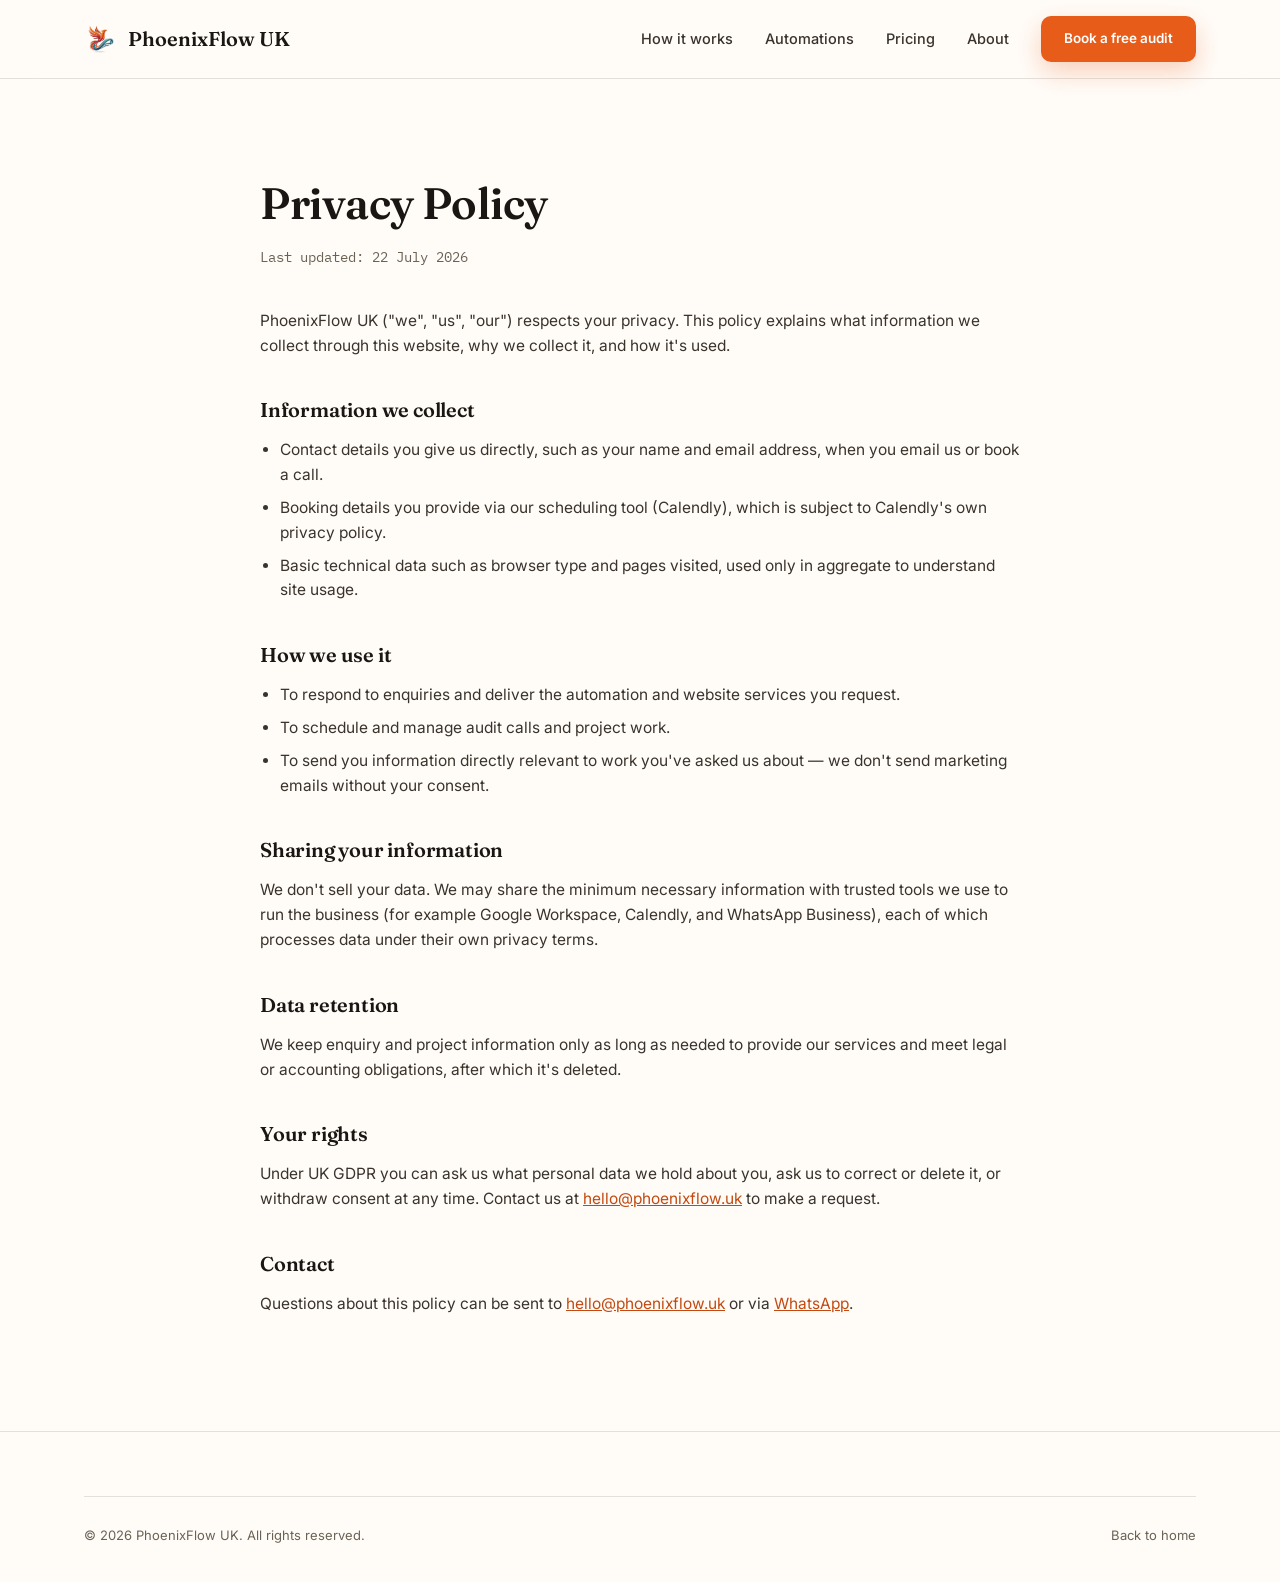
<file: privacy.html>
<!DOCTYPE html>
<html lang="en">
<head>
<meta charset="UTF-8">
<meta name="viewport" content="width=device-width, initial-scale=1.0">
<title>Privacy Policy — PhoenixFlow UK</title>
<meta name="description" content="Privacy Policy for PhoenixFlow UK.">
<link rel="canonical" href="https://phoenixflow.uk/privacy.html">
<meta name="robots" content="noindex">

<link rel="icon" type="image/svg+xml" href="[data-uri]">
<meta name="theme-color" content="#FFFCF8">

<link rel="preconnect" href="https://fonts.googleapis.com">
<link rel="preconnect" href="https://fonts.gstatic.com" crossorigin>
<link href="https://fonts.googleapis.com/css2?family=Fraunces:opsz,wght@9..144,500;9..144,600;9..144,700&family=Inter:wght@400;500;600;700&family=IBM+Plex+Mono:wght@500;600&display=swap" rel="stylesheet">

<link rel="stylesheet" href="css/styles.css">
<style>
  .legal{padding:168px 0 100px;max-width:760px;margin:0 auto;}
  .legal h1{font-size:clamp(30px,4.4vw,44px);margin-bottom:8px;}
  .legal .updated{color:var(--muted);font-size:14px;margin-bottom:40px;font-family:'IBM Plex Mono',monospace;}
  .legal h2{font-size:20px;margin:36px 0 12px;}
  .legal p, .legal li{color:var(--ink-soft);font-size:15.5px;margin-bottom:14px;}
  .legal ul{padding-left:20px;list-style:disc;}
  .legal li{margin-bottom:8px;}
  .legal a{color:var(--accent-deep);text-decoration:underline;}
</style>
</head>
<body>

<header>
  <nav>
    <a href="index.html" class="logo"><img src="/assets/logo-icon.png" alt="PhoenixFlow UK" class="logo-img">PhoenixFlow UK</a>
    <ul class="nav-links" id="navLinks">
      <li><a href="index.html#how-it-works">How it works</a></li>
      <li><a href="index.html#automations">Automations</a></li>
      <li><a href="index.html#pricing">Pricing</a></li>
      <li><a href="index.html#about">About</a></li>
      <li><a href="https://calendly.com/phoenixflow" target="_blank" rel="noopener" class="btn btn-primary">Book a free audit</a></li>
    </ul>
    <button class="menu-toggle" id="menuToggle" aria-label="Toggle menu" aria-expanded="false">
      <span></span><span></span><span></span>
    </button>
  </nav>
</header>

<main>
  <div class="container">
    <div class="legal">
      <h1>Privacy Policy</h1>
      <p class="updated">Last updated: 22 July 2026</p>

      <p>PhoenixFlow UK ("we", "us", "our") respects your privacy. This policy explains what information we collect through this website, why we collect it, and how it's used.</p>

      <h2>Information we collect</h2>
      <ul>
        <li>Contact details you give us directly, such as your name and email address, when you email us or book a call.</li>
        <li>Booking details you provide via our scheduling tool (Calendly), which is subject to Calendly's own privacy policy.</li>
        <li>Basic technical data such as browser type and pages visited, used only in aggregate to understand site usage.</li>
      </ul>

      <h2>How we use it</h2>
      <ul>
        <li>To respond to enquiries and deliver the automation and website services you request.</li>
        <li>To schedule and manage audit calls and project work.</li>
        <li>To send you information directly relevant to work you've asked us about — we don't send marketing emails without your consent.</li>
      </ul>

      <h2>Sharing your information</h2>
      <p>We don't sell your data. We may share the minimum necessary information with trusted tools we use to run the business (for example Google Workspace, Calendly, and WhatsApp Business), each of which processes data under their own privacy terms.</p>

      <h2>Data retention</h2>
      <p>We keep enquiry and project information only as long as needed to provide our services and meet legal or accounting obligations, after which it's deleted.</p>

      <h2>Your rights</h2>
      <p>Under UK GDPR you can ask us what personal data we hold about you, ask us to correct or delete it, or withdraw consent at any time. Contact us at <a href="mailto:hello@phoenixflow.uk">hello@phoenixflow.uk</a> to make a request.</p>

      <h2>Contact</h2>
      <p>Questions about this policy can be sent to <a href="mailto:hello@phoenixflow.uk">hello@phoenixflow.uk</a> or via <a href="https://wa.me/447356282557" target="_blank" rel="noopener">WhatsApp</a>.</p>
    </div>
  </div>
</main>

<footer>
  <div class="container">
    <div class="footer-bottom">
      <p>&copy; <span id="year"></span> PhoenixFlow UK. All rights reserved.</p>
      <p><a href="index.html">Back to home</a></p>
    </div>
  </div>
</footer>

<script src="js/main.js"></script>
</body>
</html>
</file>
<file: css/styles.css>
/* PhoenixFlow UK — static site styles */

:root{
  --bg:#FFFCF8;
  --bg-alt:#FFF6EA;
  --card:#FFFFFF;
  --border:rgba(26,22,19,0.12);
  --border-strong:rgba(26,22,19,0.22);
  --ink:#1A1613;
  --ink-soft:#3A332C;
  --muted:#6B6255;
  --accent:#E65C18;
  --accent-soft:rgba(230,92,24,0.12);
  --accent-deep:#C24A12;
  --gold:#C78A2B;
  --gold-soft:rgba(199,138,43,0.14);
  --teal:#147486;
  --teal-soft:rgba(20,116,134,0.12);
  --shadow:0 24px 60px rgba(26,22,19,0.10);
  --shadow-sm:0 8px 20px rgba(26,22,19,0.08);
  --radius:16px;
}

*{margin:0;padding:0;box-sizing:border-box;}

html{scroll-behavior:smooth;}
@media (prefers-reduced-motion: reduce){
  html{scroll-behavior:auto;}
  *{animation-duration:0.01ms !important;animation-iteration-count:1 !important;transition-duration:0.01ms !important;}
}

body{
  background:var(--bg);
  color:var(--ink);
  font-family:'Inter',-apple-system,BlinkMacSystemFont,sans-serif;
  line-height:1.6;
  overflow-x:hidden;
}

a{color:inherit;text-decoration:none;}
ul{list-style:none;}
img{max-width:100%;display:block;}
button{font:inherit;}
:focus-visible{outline:2px solid var(--accent-deep);outline-offset:3px;}

h1,h2,h3,h4{
  font-family:'Fraunces',Georgia,serif;
  font-weight:600;
  letter-spacing:-0.01em;
  color:var(--ink);
  text-wrap:balance;
}

code, .mono{
  font-family:'IBM Plex Mono',monospace;
}

.container{
  width:100%;
  max-width:1160px;
  margin:0 auto;
  padding:0 24px;
}

section{padding:104px 0;position:relative;}

.eyebrow{
  display:inline-flex;
  align-items:center;
  gap:10px;
  font-family:'IBM Plex Mono',monospace;
  color:var(--accent-deep);
  font-size:12.5px;
  font-weight:600;
  letter-spacing:0.14em;
  text-transform:uppercase;
  margin-bottom:16px;
}
.eyebrow::before{
  content:'';
  width:24px;height:2px;
  background:linear-gradient(90deg,var(--accent),var(--gold));
  display:inline-block;
}

.section-head{max-width:640px;margin-bottom:56px;}
.section-head.center{max-width:640px;margin-left:auto;margin-right:auto;text-align:center;}

.section-title{
  font-size:clamp(30px,4.4vw,44px);
  line-height:1.08;
  margin-bottom:16px;
}

.section-sub{
  color:var(--muted);
  font-size:17px;
  max-width:560px;
}
.center .section-sub{margin-left:auto;margin-right:auto;}

/* Buttons */
.btn{
  display:inline-flex;
  align-items:center;
  justify-content:center;
  gap:9px;
  padding:16px 30px;
  border-radius:10px;
  font-weight:600;
  font-size:15px;
  cursor:pointer;
  border:1.5px solid transparent;
  transition:transform .25s cubic-bezier(.2,.8,.3,1), box-shadow .3s ease, background .3s ease, color .25s ease, border-color .25s ease;
  white-space:nowrap;
}

.btn-primary{
  background:var(--accent);
  color:#fff;
  box-shadow:0 10px 26px rgba(230,92,24,0.28);
}
.btn-primary:hover{
  transform:translateY(-3px);
  background:var(--accent-deep);
  box-shadow:0 16px 34px rgba(230,92,24,0.36);
}
.btn-primary:active{transform:translateY(-1px);}

.btn-outline{
  background:var(--card);
  color:var(--ink);
  border-color:var(--border-strong);
}
.btn-outline:hover{
  border-color:var(--accent);
  color:var(--accent-deep);
  transform:translateY(-3px);
  box-shadow:var(--shadow-sm);
}

.btn-dark{
  background:var(--ink);
  color:#fff;
  box-shadow:0 10px 26px rgba(26,22,19,0.25);
}
.btn-dark:hover{
  transform:translateY(-3px);
  background:#000;
}

.btn-block{width:100%;}

.btn[disabled]{
  cursor:not-allowed;
  opacity:0.55;
}
.btn[disabled]:hover{
  transform:none;
  box-shadow:none;
  border-color:var(--border);
  color:var(--ink);
}
.btn-sm{padding:11px 20px;font-size:13.5px;}

/* Header */
header{
  position:fixed;
  top:0;left:0;right:0;
  z-index:1000;
  backdrop-filter:blur(16px);
  background:rgba(255,252,248,0.86);
  border-bottom:1px solid var(--border);
}

nav{
  display:flex;
  align-items:center;
  justify-content:space-between;
  padding:16px 24px;
  max-width:1160px;
  margin:0 auto;
}

.logo{
  display:inline-flex;
  align-items:center;
  gap:10px;
  font-family:'Fraunces',Georgia,serif;
  font-weight:600;
  font-size:20px;
  color:var(--ink);
}
.logo .mark{color:var(--accent);}

.logo-img{
  height:34px;
  width:34px;
  flex-shrink:0;
}
@media (max-width:768px){
  .logo-img{height:30px;width:30px;}
}

.nav-links{
  display:flex;
  gap:32px;
  align-items:center;
}

.nav-links a:not(.btn){
  font-size:14.5px;
  font-weight:500;
  color:var(--ink-soft);
  position:relative;
  transition:color .2s ease;
}
.nav-links a:not(.btn):hover{color:var(--accent-deep);}
.nav-links a:not(.btn)::after{
  content:'';
  position:absolute;
  left:0;bottom:-5px;
  width:0;height:2px;
  background:linear-gradient(90deg,var(--accent),var(--gold));
  transition:width .25s ease;
}
.nav-links a:not(.btn):hover::after{width:100%;}

.nav-links .btn{padding:11px 22px;font-size:13.5px;}

.menu-toggle{
  display:none;
  flex-direction:column;
  align-items:center;
  justify-content:center;
  gap:5px;
  width:44px;
  height:44px;
  background:none;
  border:none;
  cursor:pointer;
  padding:0;
}
.menu-toggle span{
  width:22px;height:2px;background:var(--ink);
  transition:all .25s ease;
}

/* Hero */
.hero{
  padding:168px 0 100px;
  background:linear-gradient(180deg,var(--bg-alt) 0%, var(--bg) 100%);
  overflow:hidden;
}

.hero-inner{max-width:760px;}

.hero h1{
  font-size:clamp(38px,6vw,66px);
  line-height:1.04;
  margin-bottom:24px;
  animation:fadeUp .7s ease .1s both;
}

.hero p{
  color:var(--muted);
  font-size:clamp(16px,1.6vw,19px);
  max-width:560px;
  margin:0 0 38px;
  animation:fadeUp .7s ease .2s both;
}

.hero-actions{
  display:flex;
  gap:16px;
  flex-wrap:wrap;
  animation:fadeUp .7s ease .3s both;
}

@keyframes fadeUp{
  from{opacity:0;transform:translateY(18px);}
  to{opacity:1;transform:translateY(0);}
}

/* Problem */
.problem{background:var(--bg);}

.problem-grid{
  display:grid;
  grid-template-columns:repeat(2,1fr);
  gap:22px;
  margin-top:12px;
}

.problem-item{
  display:flex;
  gap:16px;
  align-items:flex-start;
  background:var(--card);
  border:1px solid var(--border);
  border-radius:var(--radius);
  padding:26px 26px;
  transition:transform .3s cubic-bezier(.2,.8,.3,1), border-color .3s ease, box-shadow .3s ease;
}
.problem-item:hover{
  transform:translateY(-4px);
  border-color:transparent;
  box-shadow:var(--shadow-sm);
}

.problem-icon{
  flex-shrink:0;
  width:42px;height:42px;
  border-radius:11px;
  background:var(--accent-soft);
  color:var(--accent-deep);
  display:flex;
  align-items:center;
  justify-content:center;
  font-size:18px;
  font-weight:700;
}

.problem-item p{color:var(--ink-soft);font-size:15.5px;font-weight:500;}

/* How it works */
.how{background:var(--bg-alt);}

.steps{
  display:grid;
  grid-template-columns:repeat(3,1fr);
  gap:32px;
  margin-top:12px;
}

.step{
  background:var(--card);
  border:1px solid var(--border);
  border-radius:var(--radius);
  padding:32px 28px;
}

.step-num{
  font-family:'Fraunces',Georgia,serif;
  font-weight:600;
  width:52px;height:52px;
  border-radius:50%;
  color:#fff;
  display:flex;
  align-items:center;
  justify-content:center;
  font-size:20px;
  margin-bottom:20px;
  background:linear-gradient(135deg,var(--accent),var(--gold));
  box-shadow:0 10px 24px rgba(230,92,24,0.25);
}

.step h3{font-size:19px;margin-bottom:10px;font-weight:600;}
.step p{color:var(--muted);font-size:14.5px;}

/* Automations */
.automations{background:var(--bg);}

.auto-grid{
  display:grid;
  grid-template-columns:repeat(2,1fr);
  gap:24px;
  margin-top:12px;
}

.auto-grid.cols-3{
  grid-template-columns:repeat(3,1fr);
}

.auto-card{
  background:var(--card);
  border:1px solid var(--border);
  border-radius:var(--radius);
  padding:28px;
  display:flex;
  flex-direction:column;
  transition:transform .3s cubic-bezier(.2,.8,.3,1), border-color .3s ease, box-shadow .3s ease;
}
.auto-card:hover{
  transform:translateY(-4px);
  border-color:transparent;
  box-shadow:var(--shadow-sm);
}

.auto-card-top{
  display:flex;
  align-items:flex-start;
  justify-content:space-between;
  gap:12px;
  margin-bottom:14px;
}

.auto-card h3{font-size:19px;font-weight:600;}

.badge{
  display:inline-flex;
  align-items:center;
  gap:6px;
  font-family:'IBM Plex Mono',monospace;
  font-size:11.5px;
  font-weight:600;
  letter-spacing:0.04em;
  text-transform:uppercase;
  padding:5px 11px;
  border-radius:999px;
  white-space:nowrap;
  flex-shrink:0;
}
.badge-built{
  background:var(--teal-soft);
  color:var(--teal);
}
.badge-built .dot{width:6px;height:6px;border-radius:50%;background:var(--teal);}

.auto-card p{color:var(--muted);font-size:14.5px;flex-grow:1;margin-bottom:16px;}

.auto-card .btn{align-self:flex-start;}

/* Pricing */
.pricing{background:var(--bg-alt);}

.pricing-sub-head{
  margin:64px 0 32px;
}
.pricing-sub-head h3{font-size:22px;font-weight:600;margin-bottom:8px;}
.pricing-sub-head p{color:var(--muted);font-size:14.5px;}

.tier-grid{
  display:grid;
  grid-template-columns:repeat(3,1fr);
  gap:24px;
}

.tier-grid.cols-4{
  grid-template-columns:repeat(4,1fr);
  gap:20px;
}

.tier-card{
  background:var(--card);
  border:1px solid var(--border);
  border-radius:var(--radius);
  padding:32px 28px;
  display:flex;
  flex-direction:column;
  position:relative;
  transition:transform .3s cubic-bezier(.2,.8,.3,1), border-color .3s ease, box-shadow .3s ease;
}
.tier-card:hover{
  transform:translateY(-4px);
  box-shadow:var(--shadow-sm);
}

.tier-card.featured{
  border-color:var(--accent);
  box-shadow:var(--shadow);
}

.tier-badge{
  position:absolute;
  top:-13px;left:28px;
  background:var(--accent);
  color:#fff;
  font-family:'IBM Plex Mono',monospace;
  font-size:11px;
  font-weight:600;
  letter-spacing:0.06em;
  text-transform:uppercase;
  padding:6px 14px;
  border-radius:999px;
}
.tier-badge.gold{background:var(--gold);}
.tier-badge.muted{background:var(--muted);}

.tier-name{font-size:19px;font-weight:600;margin-bottom:10px;}

.tier-price{
  font-family:'Fraunces',Georgia,serif;
  font-size:34px;
  font-weight:600;
  margin-bottom:4px;
}
.tier-price span{
  font-family:'Inter',sans-serif;
  font-size:14px;
  font-weight:500;
  color:var(--muted);
}

.tier-minimum{
  font-family:'IBM Plex Mono',monospace;
  font-size:12px;
  color:var(--muted);
  margin-bottom:20px;
}

.tier-care-note{
  font-size:13px;
  color:var(--muted);
  margin-bottom:16px;
}

.tier-subline{
  color:var(--muted);
  font-size:14.5px;
  font-style:italic;
  margin-bottom:6px;
}

.tier-best-for{
  font-size:13.5px;
  color:var(--muted);
  margin-bottom:16px;
}
.tier-best-for strong{color:var(--ink-soft);}

.tier-warning{
  font-size:13px;
  font-style:italic;
  color:var(--muted);
  margin-bottom:16px;
  line-height:1.5;
}

.pricing-footnote{
  text-align:center;
  color:var(--muted);
  font-size:14px;
  max-width:560px;
  margin:16px auto 0;
}

.tier-features{margin:16px 0 26px;flex-grow:1;}
.tier-features li{
  display:flex;
  align-items:flex-start;
  gap:10px;
  font-size:14.5px;
  color:var(--ink-soft);
  padding:7px 0;
}
.tier-features li svg{flex-shrink:0;margin-top:3px;color:var(--accent-deep);}
.tier-features li.included{color:var(--muted);font-style:italic;}
.tier-features li.included svg{color:var(--teal);}

/* Pricing steps */
.pricing-steps{
  display:grid;
  grid-template-columns:repeat(3,1fr);
  gap:32px;
  margin-top:12px;
}

.pricing-step{text-align:center;}

.pricing-step-num{
  display:inline-flex;
  align-items:center;
  justify-content:center;
  width:36px;height:36px;
  border-radius:50%;
  background:var(--accent-soft);
  color:var(--accent-deep);
  font-family:'IBM Plex Mono',monospace;
  font-weight:600;
  font-size:14px;
  margin-bottom:14px;
}

.pricing-step h4{font-size:16px;font-weight:600;margin-bottom:6px;}
.pricing-step p{color:var(--ink-soft);font-size:14.5px;}

/* About */
.about{background:var(--bg-alt);}

.about-single{max-width:680px;margin:0 auto;}

.about-copy p{color:var(--ink-soft);font-size:16.5px;margin-bottom:18px;}
.about-copy p:last-child{margin-bottom:0;}

.about-location{
  display:inline-flex;
  align-items:center;
  gap:10px;
  margin-top:22px;
  padding:10px 18px;
  border:1px solid var(--border);
  border-radius:999px;
  background:var(--card);
  font-size:14px;
  font-weight:600;
  color:var(--ink-soft);
}
.about-location svg{color:var(--accent-deep);}

/* Industries */
.industries{background:var(--bg);}

.tag-list{
  display:flex;
  flex-wrap:wrap;
  gap:10px;
}
.tag-list-center{justify-content:center;}
.tag{
  background:var(--card);
  border:1px solid var(--border);
  border-radius:999px;
  padding:10px 18px;
  font-size:14px;
  font-weight:500;
  color:var(--ink-soft);
  transition:border-color .25s ease, color .25s ease, transform .25s ease;
}
.tag:hover{
  border-color:var(--accent);
  color:var(--accent-deep);
  transform:translateY(-2px);
}

/* Final CTA */
.cta-section{
  text-align:center;
  background:linear-gradient(160deg,var(--bg-alt) 0%, var(--gold-soft) 100%);
  position:relative;
  overflow:hidden;
}
.cta-section::before{
  content:'';
  position:absolute;
  inset:0;
  background:
    radial-gradient(circle at 15% 20%, rgba(230,92,24,0.16), transparent 45%),
    radial-gradient(circle at 85% 80%, rgba(20,116,134,0.14), transparent 45%);
  pointer-events:none;
}
.cta-section .container{position:relative;z-index:1;}
.cta-section h2{
  font-size:clamp(30px,5vw,48px);
  margin-bottom:16px;
  max-width:760px;
  margin-left:auto;
  margin-right:auto;
}
.cta-section p{color:var(--ink-soft);font-size:16.5px;margin-bottom:36px;max-width:560px;margin-left:auto;margin-right:auto;}
.cta-section .btn{padding:19px 42px;font-size:15.5px;}

/* Footer */
footer{
  padding:64px 0 36px;
  border-top:1px solid var(--border);
  background:var(--bg);
}

.footer-top{
  display:flex;
  justify-content:space-between;
  align-items:flex-start;
  gap:40px;
  flex-wrap:wrap;
  margin-bottom:40px;
}

.footer-brand .logo{margin-bottom:12px;}
.footer-brand p{color:var(--muted);font-size:14px;max-width:280px;}

.footer-cols{
  display:flex;
  gap:56px;
  flex-wrap:wrap;
}

.footer-col h4{
  font-family:'IBM Plex Mono',monospace;
  font-size:12px;
  font-weight:600;
  letter-spacing:0.08em;
  text-transform:uppercase;
  color:var(--muted);
  margin-bottom:16px;
}
.footer-col ul{display:flex;flex-direction:column;gap:11px;}
.footer-col a{color:var(--ink-soft);font-size:14.5px;transition:color .2s ease;}
.footer-col a:hover{color:var(--accent-deep);}

.footer-bottom{
  display:flex;
  justify-content:space-between;
  align-items:center;
  gap:16px;
  flex-wrap:wrap;
  padding-top:28px;
  border-top:1px solid var(--border);
}
.footer-bottom p{color:var(--muted);font-size:13px;}

/* Scroll reveal */
.reveal{
  opacity:0;
  transform:translateY(24px);
  transition:opacity .7s ease, transform .7s ease;
}
.reveal.visible{
  opacity:1;
  transform:translateY(0);
}

/* Responsive */
@media (max-width:1180px){
  .tier-grid.cols-4{grid-template-columns:repeat(2,1fr);}
}

@media (max-width:900px){
  .problem-grid{grid-template-columns:1fr;}
  .steps{grid-template-columns:1fr;}
  .auto-grid{grid-template-columns:1fr;}
  .auto-grid.cols-3{grid-template-columns:1fr;}
  .tier-grid{grid-template-columns:1fr;}
  .tier-grid.cols-4{grid-template-columns:1fr;}
  .pricing-steps{grid-template-columns:1fr;gap:28px;}
}

@media (max-width:768px){
  section{padding:76px 0;}
  .hero{padding:140px 0 70px;}
  .nav-links{
    position:fixed;
    top:66px;left:0;right:0;
    flex-direction:column;
    align-items:flex-start;
    gap:0;
    background:rgba(255,252,248,0.98);
    border-bottom:1px solid var(--border);
    max-height:0;
    overflow:hidden;
    transition:max-height .3s ease;
  }
  .nav-links.open{max-height:420px;}
  .nav-links a:not(.btn){
    padding:16px 24px;
    width:100%;
    border-bottom:1px solid var(--border);
  }
  .nav-links .btn{margin:20px 24px;}
  .menu-toggle{display:flex;}
  .hero-actions{flex-direction:column;width:100%;}
  .hero-actions .btn{width:100%;}
  .footer-top{flex-direction:column;}
  .footer-cols{gap:36px;}
}

@media (max-width:480px){
  .btn{white-space:normal;text-align:center;}
}
</file>
